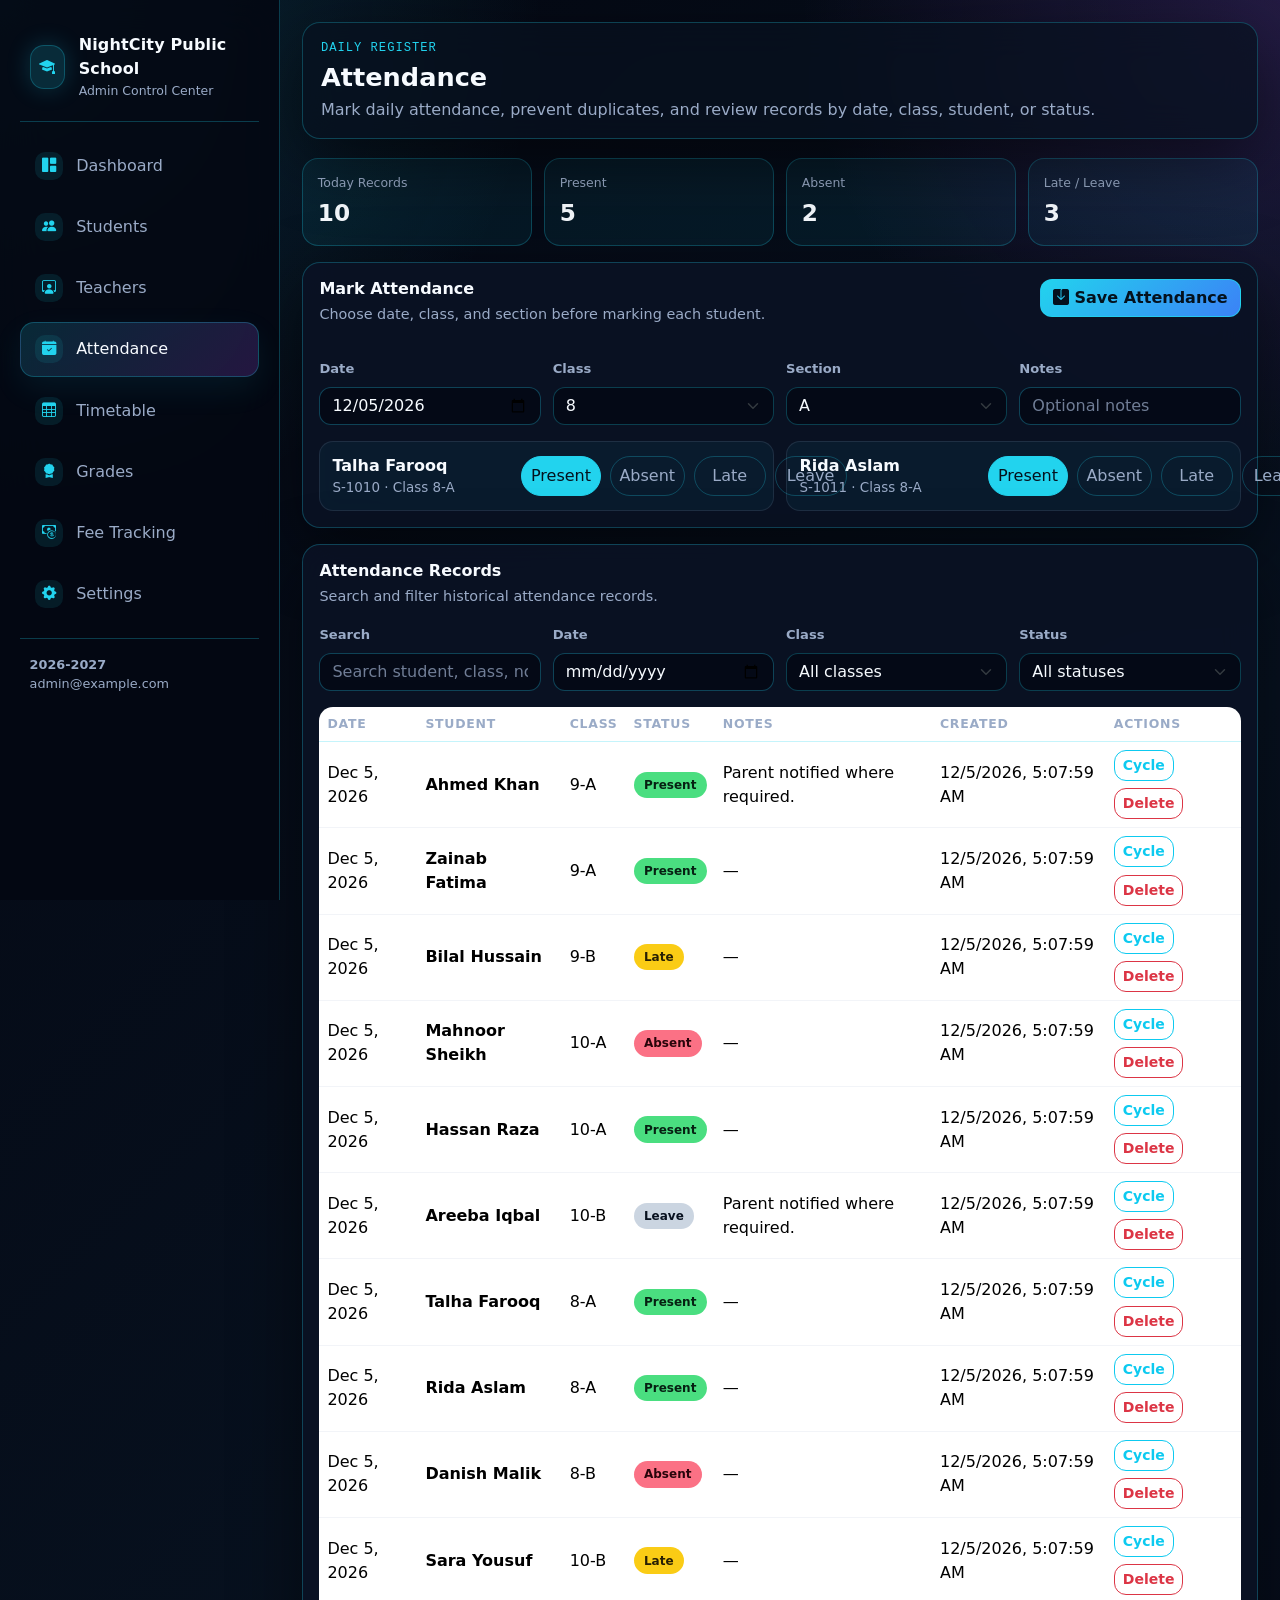
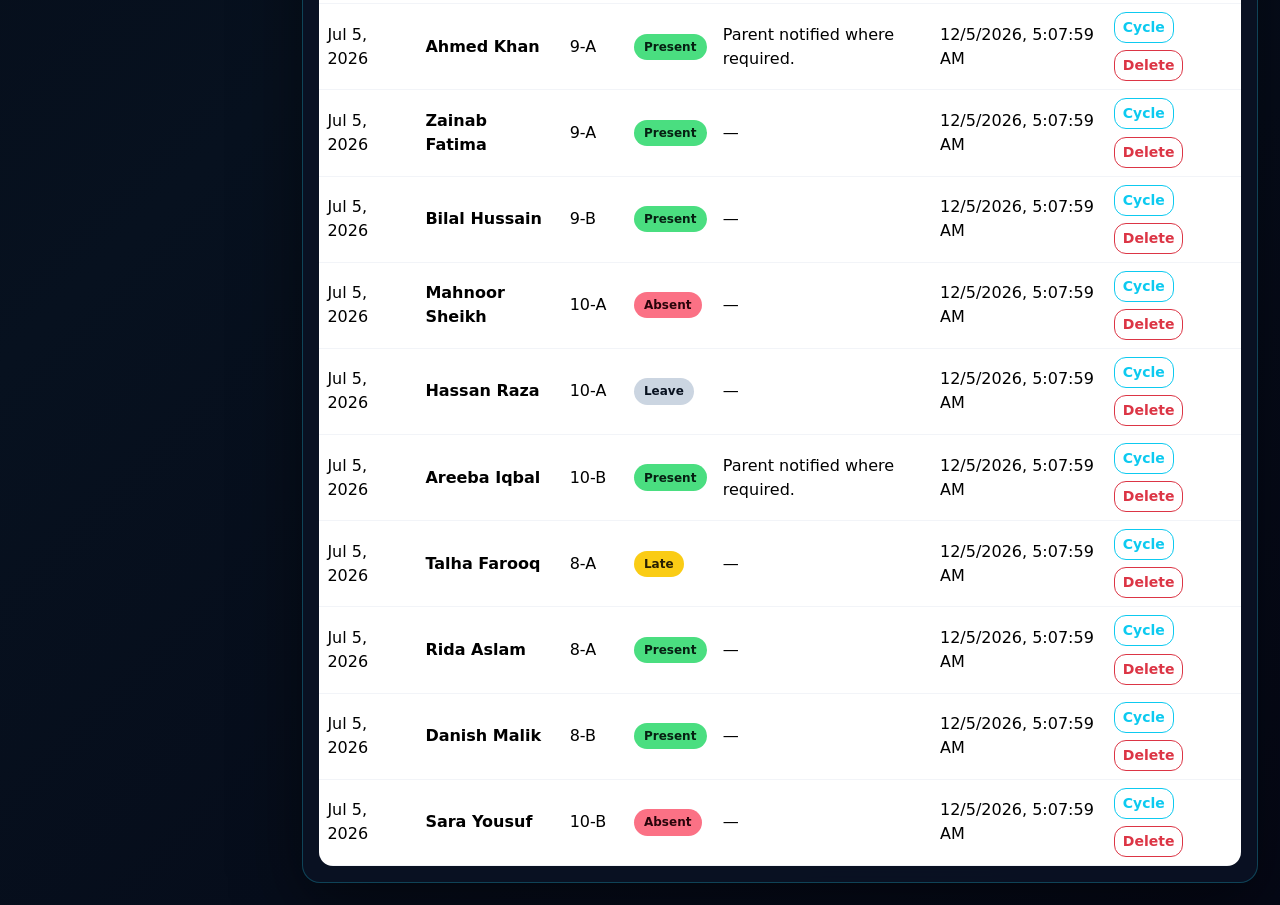
<file: attendance.html>
<!doctype html>
<html lang="en">
  <head>
    <meta charset="utf-8" />
    <meta name="viewport" content="width=device-width, initial-scale=1" />
    <title>Attendance | School Management Dashboard</title>
    <link rel="icon" type="image/svg+xml" href="assets/favicon.svg" />
    <meta name="description" content="A browser-based school management dashboard with students, teachers, attendance, timetable, grades, fee tracking, dashboard analytics, dark mode, and localStorage persistence." />
    <link rel="canonical" href="https://fazal305.github.io/school-management-dashboard/attendance.html" />
    <meta property="og:type" content="website" />
    <meta property="og:url" content="https://fazal305.github.io/school-management-dashboard/attendance.html" />
    <meta property="og:title" content="Attendance | School Management Dashboard" />
    <meta property="og:description" content="A browser-based school management dashboard with students, teachers, attendance, timetable, grades, fee tracking, dashboard analytics, dark mode, and localStorage persistence." />
    <meta name="twitter:card" content="summary_large_image" />
    <meta name="twitter:title" content="Attendance | School Management Dashboard" />
    <meta name="twitter:description" content="A browser-based school management dashboard with students, teachers, attendance, timetable, grades, fee tracking, dashboard analytics, dark mode, and localStorage persistence." />

    <link
      href="https://cdn.jsdelivr.net/npm/bootstrap@5.3.3/dist/css/bootstrap.min.css"
      rel="stylesheet"
    />
    <link
      href="https://cdn.jsdelivr.net/npm/bootstrap-icons@1.11.3/font/bootstrap-icons.css"
      rel="stylesheet"
    />
    <link href="styles.css" rel="stylesheet" />
    <link href="css/attendance.css" rel="stylesheet" />
  </head>
  <body>
    <div class="app-shell">
      <div id="sidebarMount"></div>

      <main class="main-content">
        <header class="topbar">
          <div>
            <p class="page-kicker">Daily Register</p>
            <h1 class="page-title">Attendance</h1>
            <p class="page-subtitle">
              Mark daily attendance, prevent duplicates, and review records by
              date, class, student, or status.
            </p>
          </div>
          <button
            class="btn btn-ghost mobile-menu-btn"
            type="button"
            data-toggle-sidebar
          >
            <i class="bi bi-list"></i>
            Menu
          </button>
        </header>

        <section class="attendance-board">
          <div class="attendance-summary" id="attendanceStats"></div>

          <section class="form-panel">
            <div
              class="d-flex align-items-start justify-content-between flex-wrap gap-2 mb-3"
            >
              <div>
                <h2 class="section-title">Mark Attendance</h2>
                <p class="section-subtitle">
                  Choose date, class, and section before marking each student.
                </p>
              </div>
              <button
                class="btn btn-primary"
                type="button"
                id="saveAttendanceBtn"
              >
                <i class="bi bi-save-fill"></i>
                Save Attendance
              </button>
            </div>

            <div class="filter-grid mb-3">
              <div>
                <label class="form-label" for="markDate">Date</label>
                <input class="form-control" id="markDate" type="date" />
              </div>

              <div>
                <label class="form-label" for="markClass">Class</label>
                <select class="form-select" id="markClass"></select>
              </div>

              <div>
                <label class="form-label" for="markSection">Section</label>
                <select class="form-select" id="markSection"></select>
              </div>

              <div>
                <label class="form-label" for="markNotes">Notes</label>
                <input
                  class="form-control"
                  id="markNotes"
                  placeholder="Optional notes"
                />
              </div>
            </div>

            <div class="attendance-mark-grid" id="attendanceMarkMount"></div>
          </section>

          <section class="table-panel">
            <h2 class="section-title">Attendance Records</h2>
            <p class="section-subtitle">
              Search and filter historical attendance records.
            </p>

            <div class="filter-grid mb-3">
              <div>
                <label class="form-label" for="attendanceSearch">Search</label>
                <input
                  class="form-control"
                  id="attendanceSearch"
                  placeholder="Search student, class, notes..."
                />
              </div>

              <div>
                <label class="form-label" for="filterDate">Date</label>
                <input class="form-control" id="filterDate" type="date" />
              </div>

              <div>
                <label class="form-label" for="filterClass">Class</label>
                <select class="form-select" id="filterClass"></select>
              </div>

              <div>
                <label class="form-label" for="filterStatus">Status</label>
                <select class="form-select" id="filterStatus">
                  <option value="">All statuses</option>
                  <option>Present</option>
                  <option>Absent</option>
                  <option>Late</option>
                  <option>Leave</option>
                </select>
              </div>
            </div>

            <div id="attendanceTableMount"></div>
          </section>
        </section>
      </main>
    </div>

    <div class="status-area" id="statusArea"></div>

    <script src="https://code.jquery.com/jquery-3.7.1.min.js"></script>
    <script src="https://cdn.jsdelivr.net/npm/bootstrap@5.3.3/dist/js/bootstrap.bundle.min.js"></script>
    <script src="js/shared.js"></script>
    <script src="js/attendance.js"></script>
  </body>
</html>
</file>
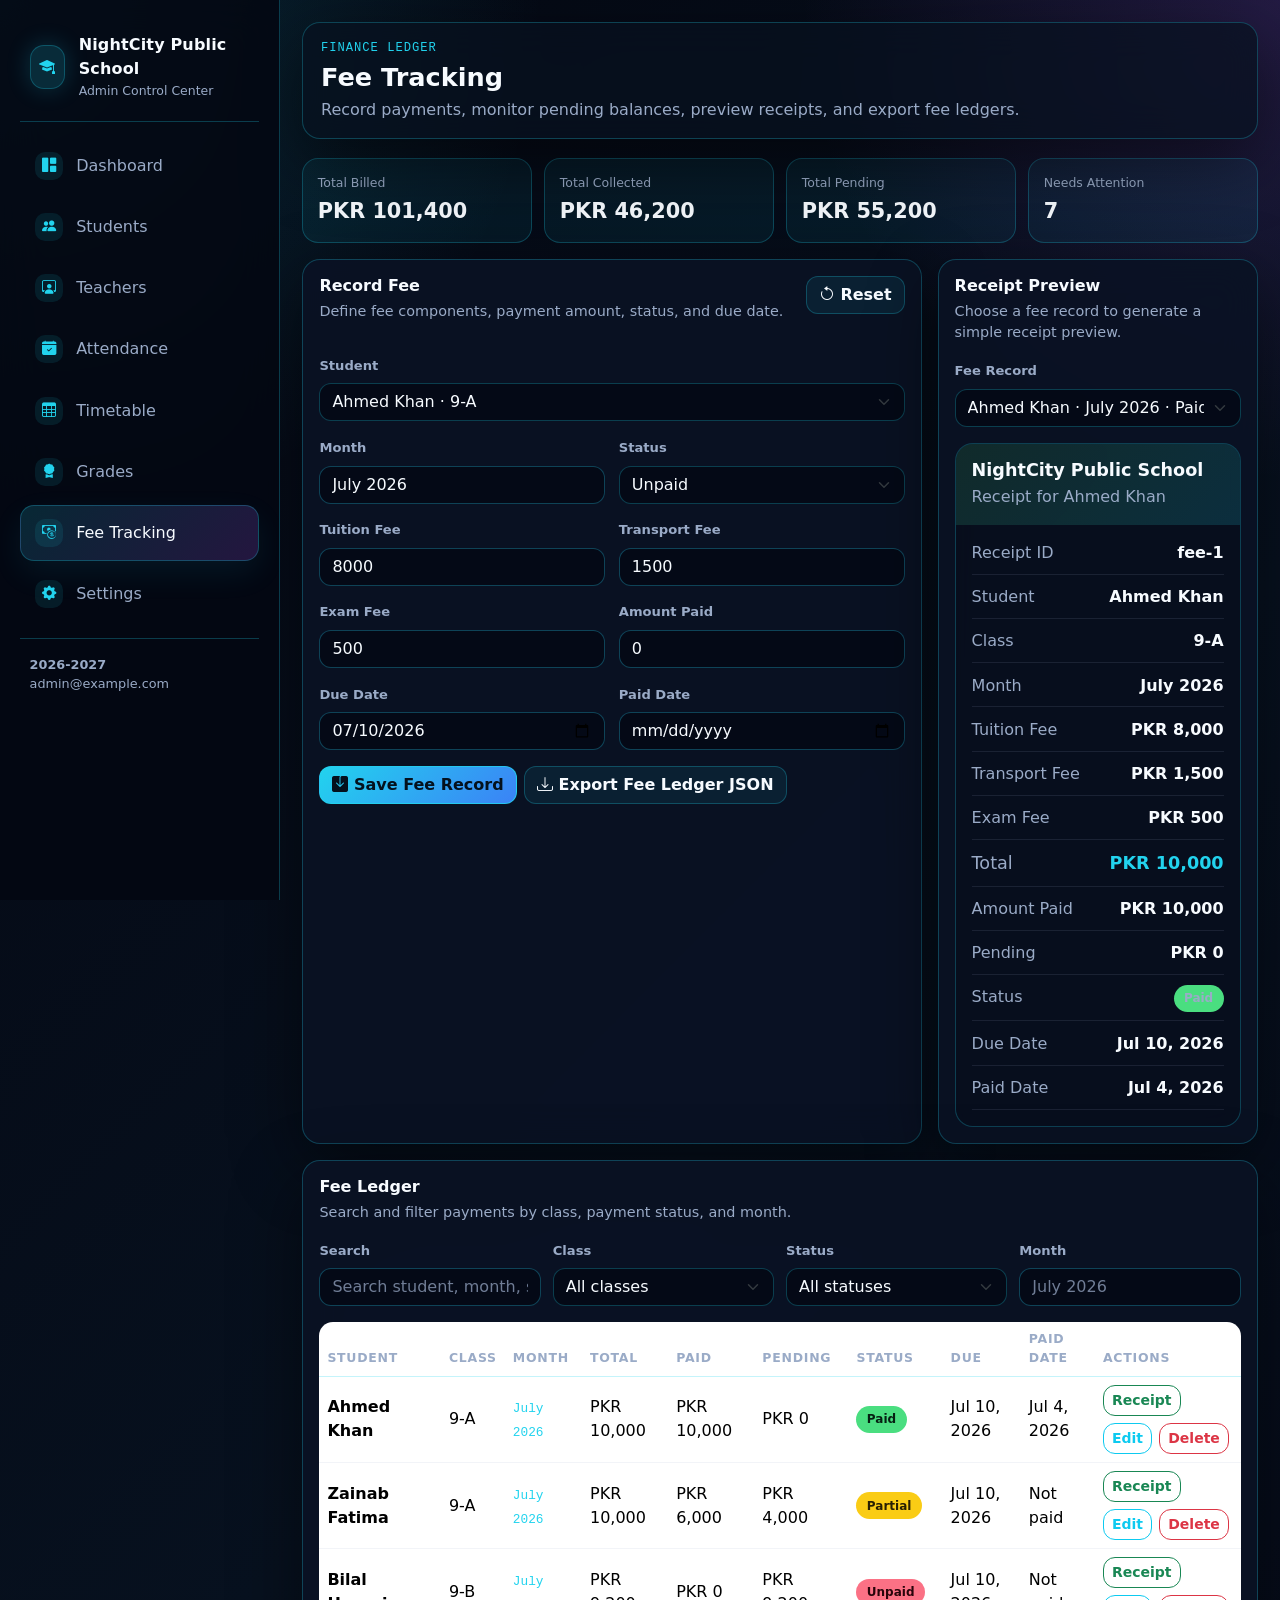
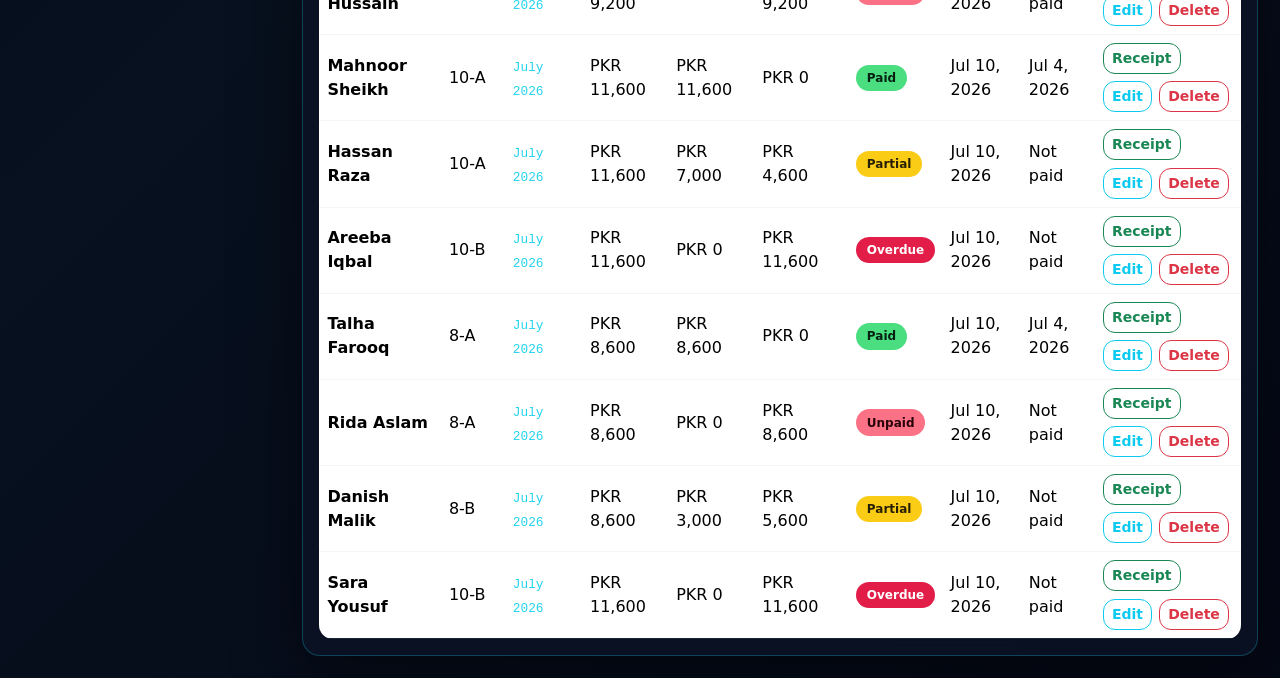
<file: fee-tracking.html>
<!doctype html>
<html lang="en">
  <head>
    <meta charset="utf-8" />
    <meta name="viewport" content="width=device-width, initial-scale=1" />
    <title>Fee Tracking | School Management Dashboard</title>
    <link rel="icon" type="image/svg+xml" href="assets/favicon.svg" />
    <meta name="description" content="A browser-based school management dashboard with students, teachers, attendance, timetable, grades, fee tracking, dashboard analytics, dark mode, and localStorage persistence." />
    <link rel="canonical" href="https://fazal305.github.io/school-management-dashboard/fee-tracking.html" />
    <meta property="og:type" content="website" />
    <meta property="og:url" content="https://fazal305.github.io/school-management-dashboard/fee-tracking.html" />
    <meta property="og:title" content="Fee Tracking | School Management Dashboard" />
    <meta property="og:description" content="A browser-based school management dashboard with students, teachers, attendance, timetable, grades, fee tracking, dashboard analytics, dark mode, and localStorage persistence." />
    <meta name="twitter:card" content="summary_large_image" />
    <meta name="twitter:title" content="Fee Tracking | School Management Dashboard" />
    <meta name="twitter:description" content="A browser-based school management dashboard with students, teachers, attendance, timetable, grades, fee tracking, dashboard analytics, dark mode, and localStorage persistence." />

    <link
      href="https://cdn.jsdelivr.net/npm/bootstrap@5.3.3/dist/css/bootstrap.min.css"
      rel="stylesheet"
    />
    <link
      href="https://cdn.jsdelivr.net/npm/bootstrap-icons@1.11.3/font/bootstrap-icons.css"
      rel="stylesheet"
    />
    <link href="styles.css" rel="stylesheet" />
    <link href="css/fee-tracking.css" rel="stylesheet" />
  </head>
  <body>
    <div class="app-shell">
      <div id="sidebarMount"></div>

      <main class="main-content">
        <header class="topbar">
          <div>
            <p class="page-kicker">Finance Ledger</p>
            <h1 class="page-title">Fee Tracking</h1>
            <p class="page-subtitle">
              Record payments, monitor pending balances, preview receipts, and
              export fee ledgers.
            </p>
          </div>
          <button
            class="btn btn-ghost mobile-menu-btn"
            type="button"
            data-toggle-sidebar
          >
            <i class="bi bi-list"></i>
            Menu
          </button>
        </header>

        <section class="fee-workspace">
          <div class="fee-summary-grid" id="feeSummary"></div>

          <section class="two-column">
            <div class="form-panel">
              <div
                class="d-flex align-items-start justify-content-between flex-wrap gap-2 mb-3"
              >
                <div>
                  <h2 class="section-title" id="feeFormTitle">Record Fee</h2>
                  <p class="section-subtitle">
                    Define fee components, payment amount, status, and due date.
                  </p>
                </div>
                <button
                  class="btn btn-ghost"
                  type="button"
                  id="resetFeeFormBtn"
                >
                  <i class="bi bi-arrow-counterclockwise"></i>
                  Reset
                </button>
              </div>

              <form id="feeForm">
                <input type="hidden" id="feeId" />

                <div class="form-grid two">
                  <div class="full">
                    <label class="form-label" for="studentId">Student</label>
                    <select
                      class="form-select"
                      id="studentId"
                      required
                    ></select>
                  </div>

                  <div>
                    <label class="form-label" for="month">Month</label>
                    <input
                      class="form-control"
                      id="month"
                      required
                      placeholder="July 2026"
                    />
                  </div>

                  <div>
                    <label class="form-label" for="status">Status</label>
                    <select class="form-select" id="status" required>
                      <option>Paid</option>
                      <option>Partial</option>
                      <option>Unpaid</option>
                      <option>Overdue</option>
                    </select>
                  </div>

                  <div>
                    <label class="form-label" for="tuitionFee"
                      >Tuition Fee</label
                    >
                    <input
                      class="form-control"
                      id="tuitionFee"
                      type="number"
                      min="0"
                      required
                    />
                  </div>

                  <div>
                    <label class="form-label" for="transportFee"
                      >Transport Fee</label
                    >
                    <input
                      class="form-control"
                      id="transportFee"
                      type="number"
                      min="0"
                      required
                    />
                  </div>

                  <div>
                    <label class="form-label" for="examFee">Exam Fee</label>
                    <input
                      class="form-control"
                      id="examFee"
                      type="number"
                      min="0"
                      required
                    />
                  </div>

                  <div>
                    <label class="form-label" for="amountPaid"
                      >Amount Paid</label
                    >
                    <input
                      class="form-control"
                      id="amountPaid"
                      type="number"
                      min="0"
                      required
                    />
                  </div>

                  <div>
                    <label class="form-label" for="dueDate">Due Date</label>
                    <input
                      class="form-control"
                      id="dueDate"
                      type="date"
                      required
                    />
                  </div>

                  <div>
                    <label class="form-label" for="paidDate">Paid Date</label>
                    <input class="form-control" id="paidDate" type="date" />
                  </div>
                </div>

                <div class="action-row mt-3">
                  <button class="btn btn-primary" type="submit">
                    <i class="bi bi-save-fill"></i>
                    Save Fee Record
                  </button>
                  <button
                    class="btn btn-ghost"
                    type="button"
                    id="exportFeeLedgerBtn"
                  >
                    <i class="bi bi-download"></i>
                    Export Fee Ledger JSON
                  </button>
                </div>
              </form>
            </div>

            <aside class="preview-panel">
              <h2 class="section-title">Receipt Preview</h2>
              <p class="section-subtitle">
                Choose a fee record to generate a simple receipt preview.
              </p>

              <div class="mb-3">
                <label class="form-label" for="receiptFeeId">Fee Record</label>
                <select class="form-select" id="receiptFeeId"></select>
              </div>

              <div id="receiptPreviewMount"></div>
            </aside>
          </section>

          <section class="table-panel">
            <h2 class="section-title">Fee Ledger</h2>
            <p class="section-subtitle">
              Search and filter payments by class, payment status, and month.
            </p>

            <div class="filter-grid mb-3">
              <div>
                <label class="form-label" for="feeSearch">Search</label>
                <input
                  class="form-control"
                  id="feeSearch"
                  placeholder="Search student, month, status..."
                />
              </div>

              <div>
                <label class="form-label" for="filterClass">Class</label>
                <select class="form-select" id="filterClass"></select>
              </div>

              <div>
                <label class="form-label" for="filterStatus">Status</label>
                <select class="form-select" id="filterStatus">
                  <option value="">All statuses</option>
                  <option>Paid</option>
                  <option>Partial</option>
                  <option>Unpaid</option>
                  <option>Overdue</option>
                </select>
              </div>

              <div>
                <label class="form-label" for="filterMonth">Month</label>
                <input
                  class="form-control"
                  id="filterMonth"
                  placeholder="July 2026"
                />
              </div>
            </div>

            <div id="feeRecordsTableMount"></div>
          </section>
        </section>
      </main>
    </div>

    <div class="status-area" id="statusArea"></div>

    <script src="https://code.jquery.com/jquery-3.7.1.min.js"></script>
    <script src="https://cdn.jsdelivr.net/npm/bootstrap@5.3.3/dist/js/bootstrap.bundle.min.js"></script>
    <script src="js/shared.js"></script>
    <script src="js/fee-tracking.js"></script>
  </body>
</html>
</file>
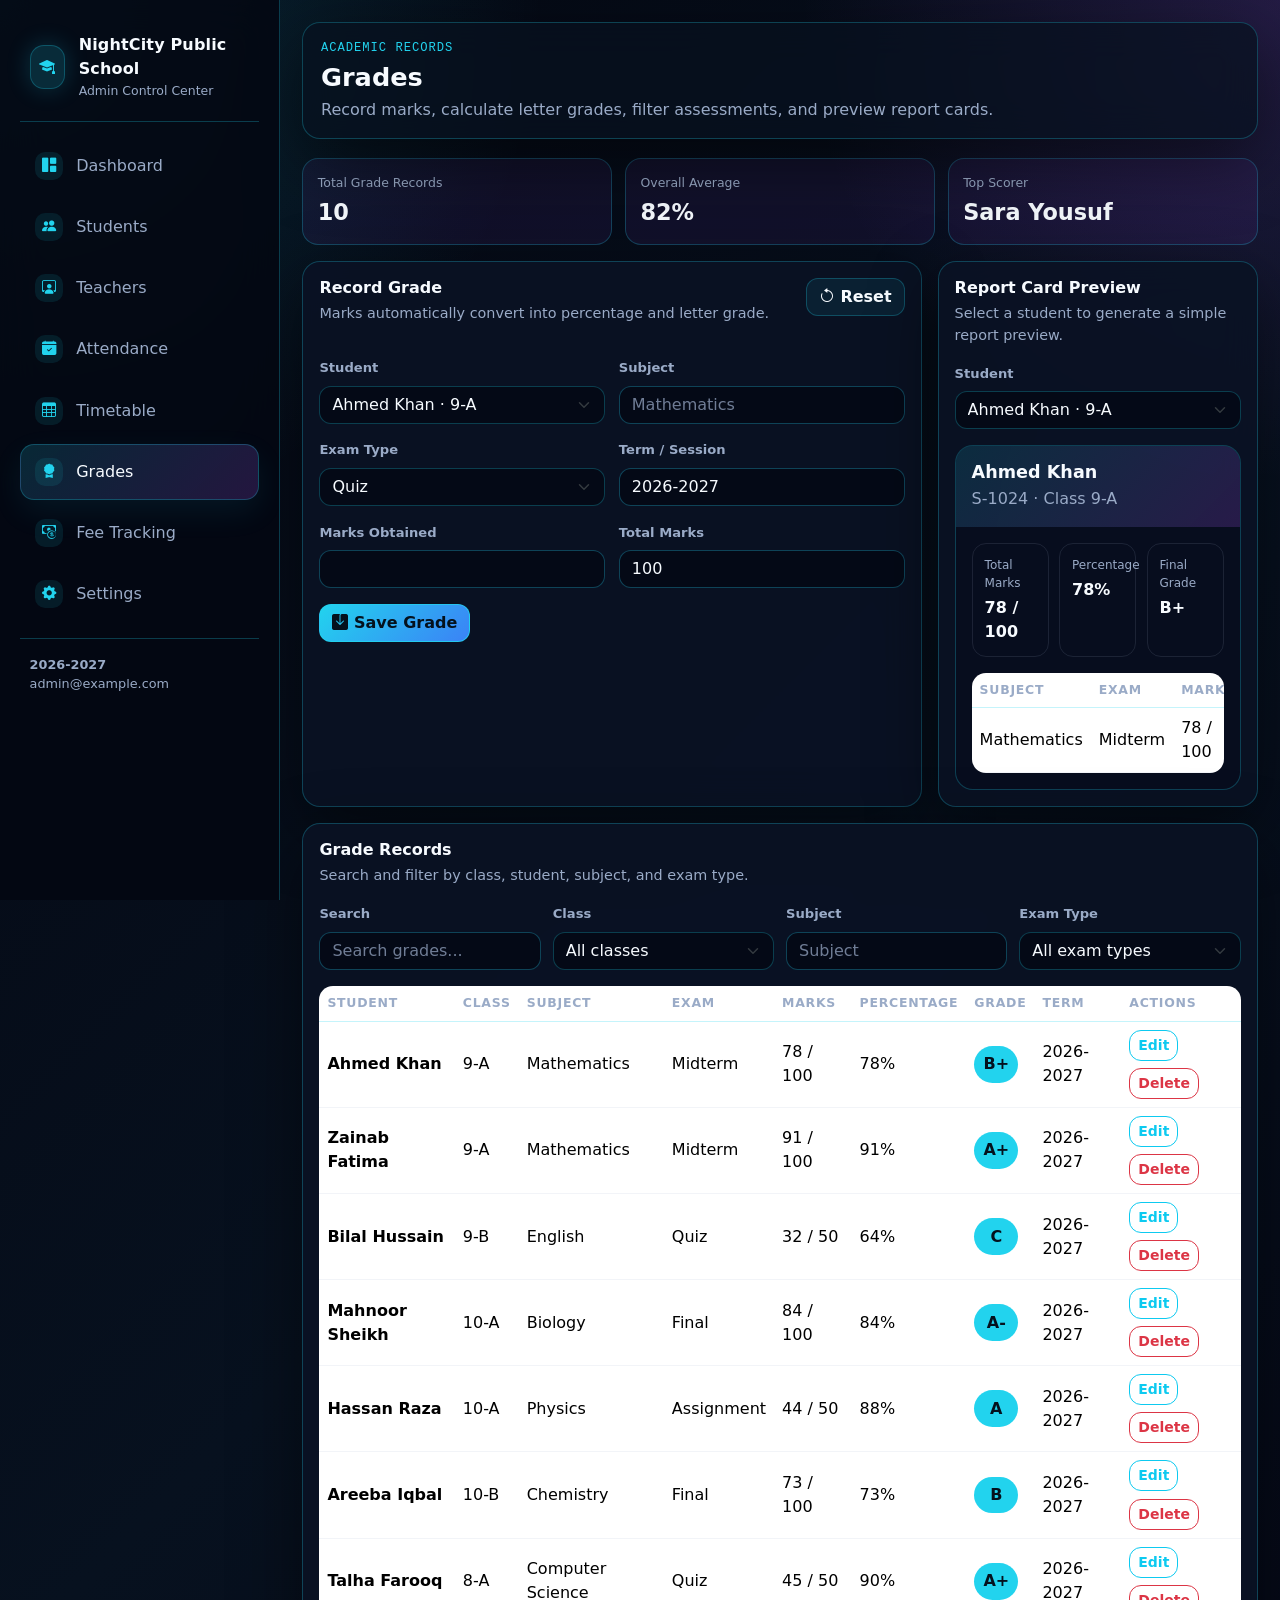
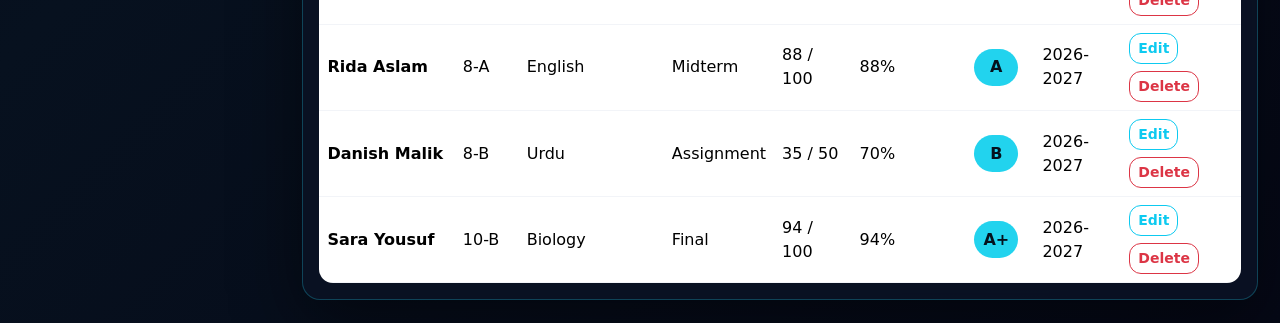
<file: grades.html>
<!doctype html>
<html lang="en">
  <head>
    <meta charset="utf-8" />
    <meta name="viewport" content="width=device-width, initial-scale=1" />
    <title>Grades | School Management Dashboard</title>
    <link rel="icon" type="image/svg+xml" href="assets/favicon.svg" />
    <meta name="description" content="A browser-based school management dashboard with students, teachers, attendance, timetable, grades, fee tracking, dashboard analytics, dark mode, and localStorage persistence." />
    <link rel="canonical" href="https://fazal305.github.io/school-management-dashboard/grades.html" />
    <meta property="og:type" content="website" />
    <meta property="og:url" content="https://fazal305.github.io/school-management-dashboard/grades.html" />
    <meta property="og:title" content="Grades | School Management Dashboard" />
    <meta property="og:description" content="A browser-based school management dashboard with students, teachers, attendance, timetable, grades, fee tracking, dashboard analytics, dark mode, and localStorage persistence." />
    <meta name="twitter:card" content="summary_large_image" />
    <meta name="twitter:title" content="Grades | School Management Dashboard" />
    <meta name="twitter:description" content="A browser-based school management dashboard with students, teachers, attendance, timetable, grades, fee tracking, dashboard analytics, dark mode, and localStorage persistence." />

    <link
      href="https://cdn.jsdelivr.net/npm/bootstrap@5.3.3/dist/css/bootstrap.min.css"
      rel="stylesheet"
    />
    <link
      href="https://cdn.jsdelivr.net/npm/bootstrap-icons@1.11.3/font/bootstrap-icons.css"
      rel="stylesheet"
    />
    <link href="styles.css" rel="stylesheet" />
    <link href="css/grades.css" rel="stylesheet" />
  </head>
  <body>
    <div class="app-shell">
      <div id="sidebarMount"></div>

      <main class="main-content">
        <header class="topbar">
          <div>
            <p class="page-kicker">Academic Records</p>
            <h1 class="page-title">Grades</h1>
            <p class="page-subtitle">
              Record marks, calculate letter grades, filter assessments, and
              preview report cards.
            </p>
          </div>
          <button
            class="btn btn-ghost mobile-menu-btn"
            type="button"
            data-toggle-sidebar
          >
            <i class="bi bi-list"></i>
            Menu
          </button>
        </header>

        <section class="grades-workspace">
          <div class="grade-stats" id="gradeStats"></div>

          <section class="two-column">
            <div class="form-panel">
              <div
                class="d-flex align-items-start justify-content-between flex-wrap gap-2 mb-3"
              >
                <div>
                  <h2 class="section-title" id="gradeFormTitle">
                    Record Grade
                  </h2>
                  <p class="section-subtitle">
                    Marks automatically convert into percentage and letter
                    grade.
                  </p>
                </div>
                <button
                  class="btn btn-ghost"
                  type="button"
                  id="resetGradeFormBtn"
                >
                  <i class="bi bi-arrow-counterclockwise"></i>
                  Reset
                </button>
              </div>

              <form id="gradeForm">
                <input type="hidden" id="gradeId" />

                <div class="form-grid two">
                  <div>
                    <label class="form-label" for="studentId">Student</label>
                    <select
                      class="form-select"
                      id="studentId"
                      required
                    ></select>
                  </div>

                  <div>
                    <label class="form-label" for="subject">Subject</label>
                    <input
                      class="form-control"
                      id="subject"
                      required
                      placeholder="Mathematics"
                    />
                  </div>

                  <div>
                    <label class="form-label" for="examType">Exam Type</label>
                    <select class="form-select" id="examType" required>
                      <option>Quiz</option>
                      <option>Midterm</option>
                      <option>Final</option>
                      <option>Assignment</option>
                    </select>
                  </div>

                  <div>
                    <label class="form-label" for="term">Term / Session</label>
                    <input class="form-control" id="term" required />
                  </div>

                  <div>
                    <label class="form-label" for="marksObtained"
                      >Marks Obtained</label
                    >
                    <input
                      class="form-control"
                      id="marksObtained"
                      type="number"
                      min="0"
                      required
                    />
                  </div>

                  <div>
                    <label class="form-label" for="totalMarks"
                      >Total Marks</label
                    >
                    <input
                      class="form-control"
                      id="totalMarks"
                      type="number"
                      min="1"
                      required
                    />
                  </div>
                </div>

                <div class="action-row mt-3">
                  <button class="btn btn-primary" type="submit">
                    <i class="bi bi-save-fill"></i>
                    Save Grade
                  </button>
                </div>
              </form>
            </div>

            <aside class="preview-panel">
              <h2 class="section-title">Report Card Preview</h2>
              <p class="section-subtitle">
                Select a student to generate a simple report preview.
              </p>

              <div class="mb-3">
                <label class="form-label" for="reportStudentId">Student</label>
                <select class="form-select" id="reportStudentId"></select>
              </div>

              <div id="reportCardMount"></div>
            </aside>
          </section>

          <section class="table-panel">
            <h2 class="section-title">Grade Records</h2>
            <p class="section-subtitle">
              Search and filter by class, student, subject, and exam type.
            </p>

            <div class="filter-grid mb-3">
              <div>
                <label class="form-label" for="gradeSearch">Search</label>
                <input
                  class="form-control"
                  id="gradeSearch"
                  placeholder="Search grades..."
                />
              </div>

              <div>
                <label class="form-label" for="filterClass">Class</label>
                <select class="form-select" id="filterClass"></select>
              </div>

              <div>
                <label class="form-label" for="filterSubject">Subject</label>
                <input
                  class="form-control"
                  id="filterSubject"
                  placeholder="Subject"
                />
              </div>

              <div>
                <label class="form-label" for="filterExamType">Exam Type</label>
                <select class="form-select" id="filterExamType">
                  <option value="">All exam types</option>
                  <option>Quiz</option>
                  <option>Midterm</option>
                  <option>Final</option>
                  <option>Assignment</option>
                </select>
              </div>
            </div>

            <div id="gradesTableMount"></div>
          </section>
        </section>
      </main>
    </div>

    <div class="status-area" id="statusArea"></div>

    <script src="https://code.jquery.com/jquery-3.7.1.min.js"></script>
    <script src="https://cdn.jsdelivr.net/npm/bootstrap@5.3.3/dist/js/bootstrap.bundle.min.js"></script>
    <script src="js/shared.js"></script>
    <script src="js/grades.js"></script>
  </body>
</html>
</file>
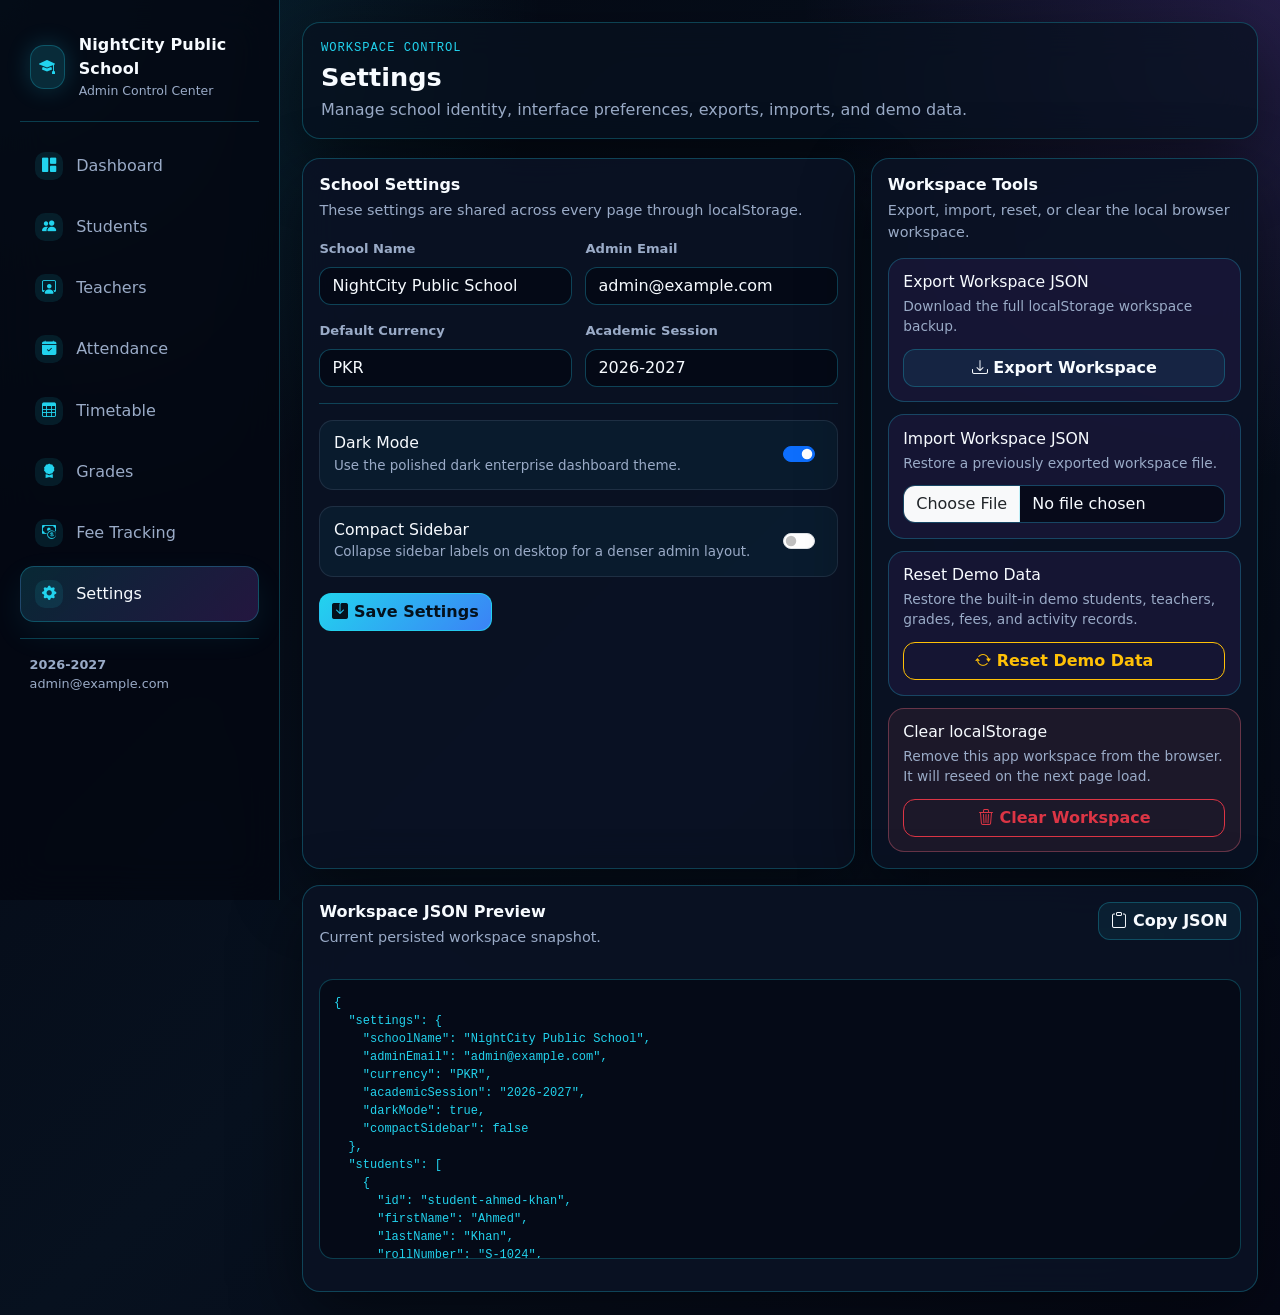
<file: settings.html>
<!doctype html>
<html lang="en">
  <head>
    <meta charset="utf-8" />
    <meta name="viewport" content="width=device-width, initial-scale=1" />
    <title>Settings | School Management Dashboard</title>
    <link rel="icon" type="image/svg+xml" href="assets/favicon.svg" />
    <meta name="description" content="A browser-based school management dashboard with students, teachers, attendance, timetable, grades, fee tracking, dashboard analytics, dark mode, and localStorage persistence." />
    <link rel="canonical" href="https://fazal305.github.io/school-management-dashboard/settings.html" />
    <meta property="og:type" content="website" />
    <meta property="og:url" content="https://fazal305.github.io/school-management-dashboard/settings.html" />
    <meta property="og:title" content="Settings | School Management Dashboard" />
    <meta property="og:description" content="A browser-based school management dashboard with students, teachers, attendance, timetable, grades, fee tracking, dashboard analytics, dark mode, and localStorage persistence." />
    <meta name="twitter:card" content="summary_large_image" />
    <meta name="twitter:title" content="Settings | School Management Dashboard" />
    <meta name="twitter:description" content="A browser-based school management dashboard with students, teachers, attendance, timetable, grades, fee tracking, dashboard analytics, dark mode, and localStorage persistence." />

    <link
      href="https://cdn.jsdelivr.net/npm/bootstrap@5.3.3/dist/css/bootstrap.min.css"
      rel="stylesheet"
    />
    <link
      href="https://cdn.jsdelivr.net/npm/bootstrap-icons@1.11.3/font/bootstrap-icons.css"
      rel="stylesheet"
    />
    <link href="styles.css" rel="stylesheet" />
    <link href="css/settings.css" rel="stylesheet" />
  </head>
  <body>
    <div class="app-shell">
      <div id="sidebarMount"></div>

      <main class="main-content">
        <header class="topbar">
          <div>
            <p class="page-kicker">Workspace Control</p>
            <h1 class="page-title">Settings</h1>
            <p class="page-subtitle">
              Manage school identity, interface preferences, exports, imports,
              and demo data.
            </p>
          </div>
          <button
            class="btn btn-ghost mobile-menu-btn"
            type="button"
            data-toggle-sidebar
          >
            <i class="bi bi-list"></i>
            Menu
          </button>
        </header>

        <section class="settings-workspace">
          <div class="settings-grid">
            <section class="form-panel">
              <h2 class="section-title">School Settings</h2>
              <p class="section-subtitle">
                These settings are shared across every page through
                localStorage.
              </p>

              <form id="settingsForm">
                <div class="form-grid two">
                  <div>
                    <label class="form-label" for="schoolName"
                      >School Name</label
                    >
                    <input class="form-control" id="schoolName" required />
                  </div>

                  <div>
                    <label class="form-label" for="adminEmail"
                      >Admin Email</label
                    >
                    <input
                      class="form-control"
                      id="adminEmail"
                      type="email"
                      required
                    />
                  </div>

                  <div>
                    <label class="form-label" for="currency"
                      >Default Currency</label
                    >
                    <input
                      class="form-control"
                      id="currency"
                      required
                      placeholder="PKR"
                    />
                  </div>

                  <div>
                    <label class="form-label" for="academicSession"
                      >Academic Session</label
                    >
                    <input
                      class="form-control"
                      id="academicSession"
                      required
                      placeholder="2026-2027"
                    />
                  </div>
                </div>

                <div class="divider"></div>

                <div class="settings-toggle-row mb-3">
                  <div>
                    <h3>Dark Mode</h3>
                    <p>Use the polished dark enterprise dashboard theme.</p>
                  </div>
                  <div class="form-check form-switch">
                    <input
                      class="form-check-input"
                      id="darkMode"
                      type="checkbox"
                    />
                  </div>
                </div>

                <div class="settings-toggle-row">
                  <div>
                    <h3>Compact Sidebar</h3>
                    <p>
                      Collapse sidebar labels on desktop for a denser admin
                      layout.
                    </p>
                  </div>
                  <div class="form-check form-switch">
                    <input
                      class="form-check-input"
                      id="compactSidebar"
                      type="checkbox"
                    />
                  </div>
                </div>

                <div class="action-row mt-3">
                  <button class="btn btn-primary" type="submit">
                    <i class="bi bi-save-fill"></i>
                    Save Settings
                  </button>
                </div>
              </form>
            </section>

            <aside class="preview-panel">
              <h2 class="section-title">Workspace Tools</h2>
              <p class="section-subtitle">
                Export, import, reset, or clear the local browser workspace.
              </p>

              <div class="workspace-tools">
                <div class="workspace-tool-card">
                  <h3>Export Workspace JSON</h3>
                  <p>Download the full localStorage workspace backup.</p>
                  <button
                    class="btn btn-ghost w-100"
                    type="button"
                    id="exportWorkspaceBtn"
                  >
                    <i class="bi bi-download"></i>
                    Export Workspace
                  </button>
                </div>

                <div class="workspace-tool-card">
                  <h3>Import Workspace JSON</h3>
                  <p>Restore a previously exported workspace file.</p>
                  <input
                    class="form-control"
                    id="importWorkspaceInput"
                    type="file"
                    accept="application/json"
                  />
                </div>

                <div class="workspace-tool-card">
                  <h3>Reset Demo Data</h3>
                  <p>
                    Restore the built-in demo students, teachers, grades, fees,
                    and activity records.
                  </p>
                  <button
                    class="btn btn-outline-warning w-100"
                    type="button"
                    id="resetDemoWorkspaceBtn"
                  >
                    <i class="bi bi-arrow-repeat"></i>
                    Reset Demo Data
                  </button>
                </div>

                <div class="workspace-tool-card settings-danger">
                  <h3>Clear localStorage</h3>
                  <p>
                    Remove this app workspace from the browser. It will reseed
                    on the next page load.
                  </p>
                  <button
                    class="btn btn-outline-danger w-100"
                    type="button"
                    id="clearWorkspaceBtn"
                  >
                    <i class="bi bi-trash3"></i>
                    Clear Workspace
                  </button>
                </div>
              </div>
            </aside>
          </div>

          <section class="table-panel">
            <div
              class="d-flex align-items-start justify-content-between flex-wrap gap-2 mb-3"
            >
              <div>
                <h2 class="section-title">Workspace JSON Preview</h2>
                <p class="section-subtitle">
                  Current persisted workspace snapshot.
                </p>
              </div>
              <button class="btn btn-ghost" type="button" id="copyWorkspaceBtn">
                <i class="bi bi-clipboard"></i>
                Copy JSON
              </button>
            </div>

            <pre class="workspace-json-preview" id="workspaceJsonPreview"></pre>
          </section>
        </section>
      </main>
    </div>

    <div class="status-area" id="statusArea"></div>

    <script src="https://code.jquery.com/jquery-3.7.1.min.js"></script>
    <script src="https://cdn.jsdelivr.net/npm/bootstrap@5.3.3/dist/js/bootstrap.bundle.min.js"></script>
    <script src="js/shared.js"></script>
    <script src="js/settings.js"></script>
  </body>
</html>
</file>
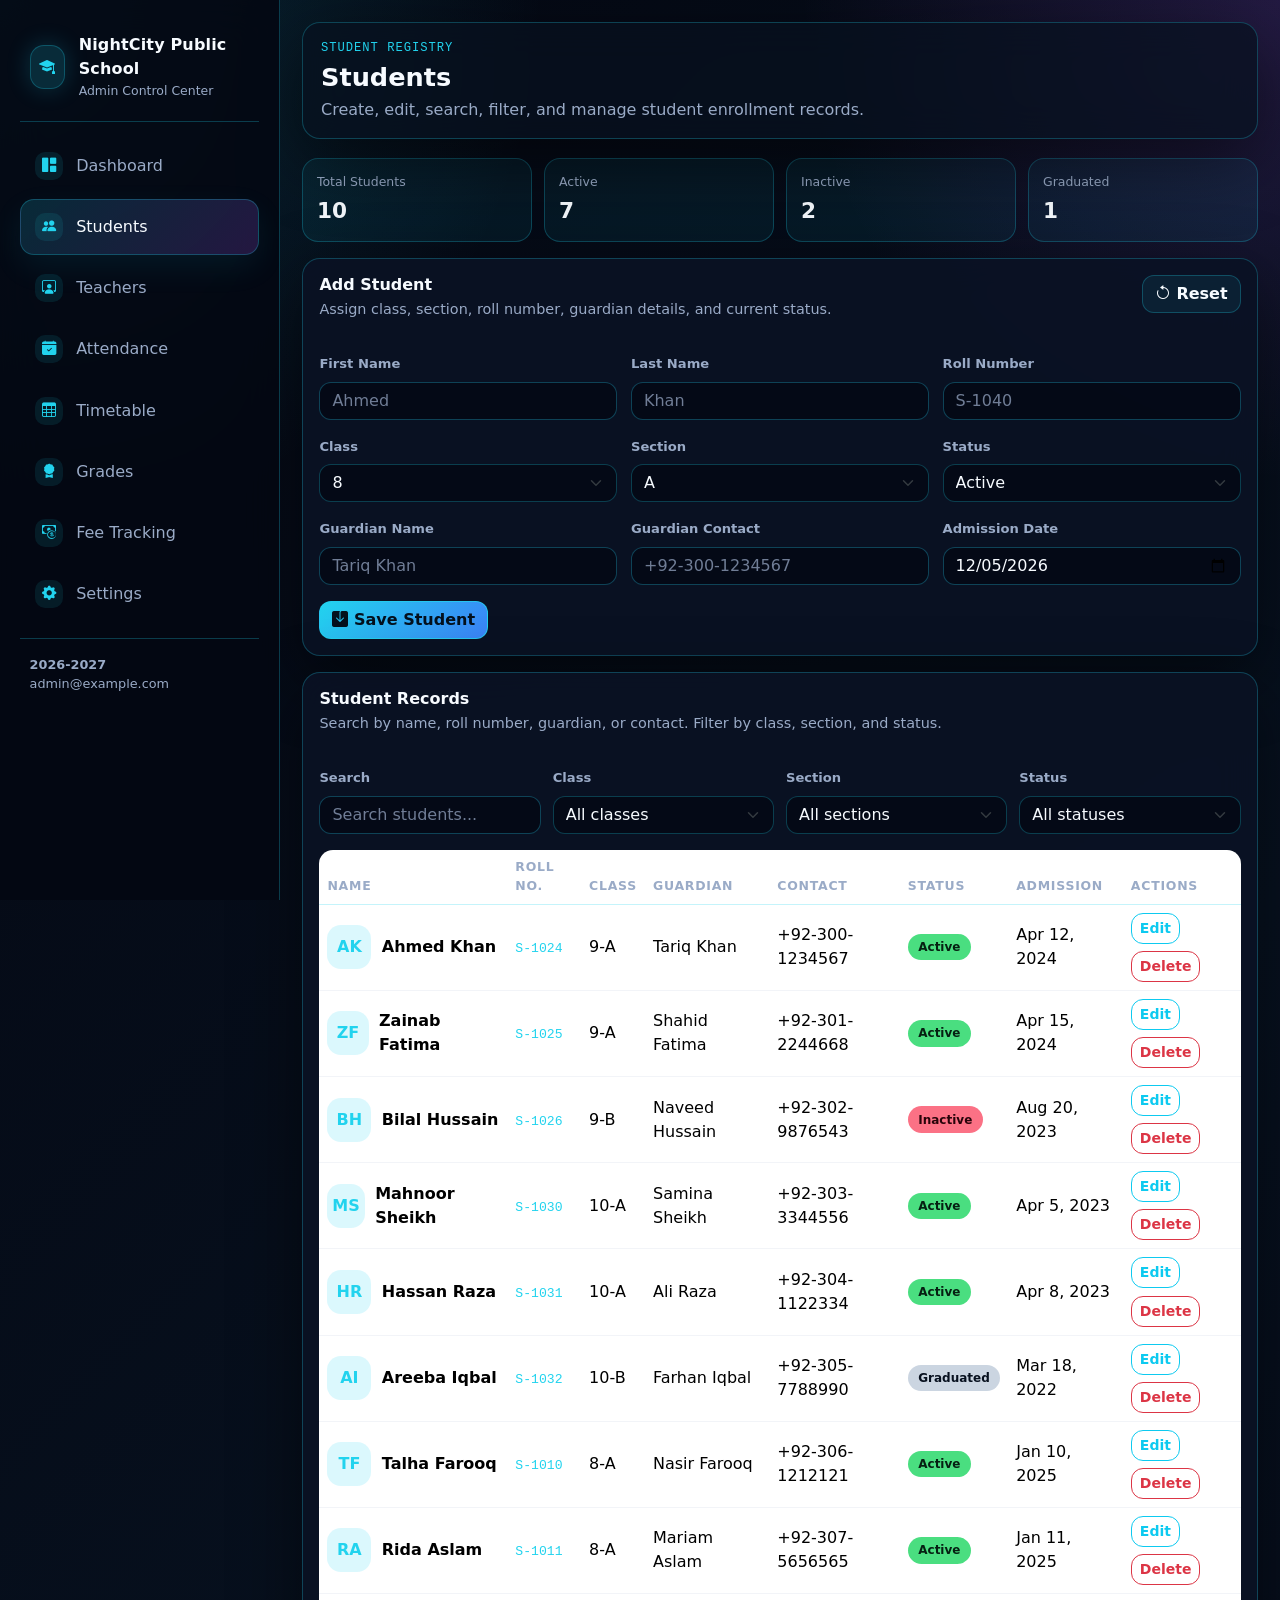
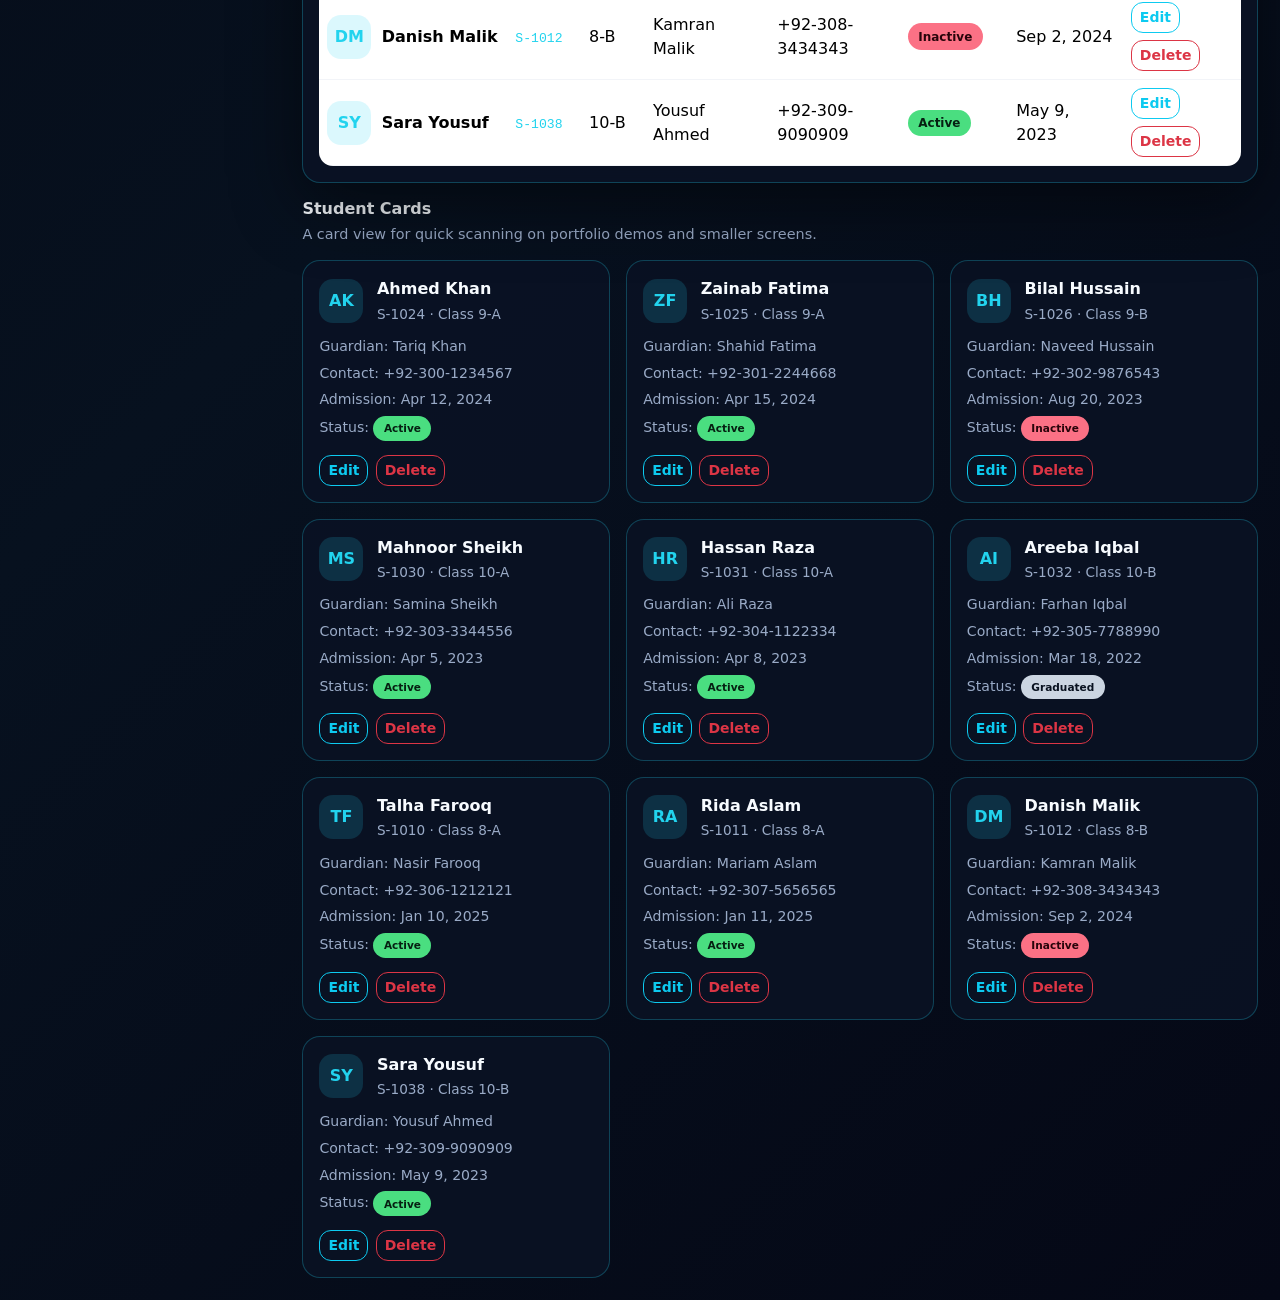
<file: students.html>
<!doctype html>
<html lang="en">
  <head>
    <meta charset="utf-8" />
    <meta name="viewport" content="width=device-width, initial-scale=1" />
    <title>Students | School Management Dashboard</title>
    <link rel="icon" type="image/svg+xml" href="assets/favicon.svg" />
    <meta name="description" content="A browser-based school management dashboard with students, teachers, attendance, timetable, grades, fee tracking, dashboard analytics, dark mode, and localStorage persistence." />
    <link rel="canonical" href="https://fazal305.github.io/school-management-dashboard/students.html" />
    <meta property="og:type" content="website" />
    <meta property="og:url" content="https://fazal305.github.io/school-management-dashboard/students.html" />
    <meta property="og:title" content="Students | School Management Dashboard" />
    <meta property="og:description" content="A browser-based school management dashboard with students, teachers, attendance, timetable, grades, fee tracking, dashboard analytics, dark mode, and localStorage persistence." />
    <meta name="twitter:card" content="summary_large_image" />
    <meta name="twitter:title" content="Students | School Management Dashboard" />
    <meta name="twitter:description" content="A browser-based school management dashboard with students, teachers, attendance, timetable, grades, fee tracking, dashboard analytics, dark mode, and localStorage persistence." />

    <link
      href="https://cdn.jsdelivr.net/npm/bootstrap@5.3.3/dist/css/bootstrap.min.css"
      rel="stylesheet"
    />
    <link
      href="https://cdn.jsdelivr.net/npm/bootstrap-icons@1.11.3/font/bootstrap-icons.css"
      rel="stylesheet"
    />
    <link href="styles.css" rel="stylesheet" />
    <link href="css/students.css" rel="stylesheet" />
  </head>
  <body>
    <div class="app-shell">
      <div id="sidebarMount"></div>

      <main class="main-content">
        <header class="topbar">
          <div>
            <p class="page-kicker">Student Registry</p>
            <h1 class="page-title">Students</h1>
            <p class="page-subtitle">
              Create, edit, search, filter, and manage student enrollment
              records.
            </p>
          </div>
          <button
            class="btn btn-ghost mobile-menu-btn"
            type="button"
            data-toggle-sidebar
          >
            <i class="bi bi-list"></i>
            Menu
          </button>
        </header>

        <section class="student-workspace">
          <div class="student-status-strip" id="studentStats"></div>

          <section class="form-panel">
            <div
              class="d-flex align-items-start justify-content-between flex-wrap gap-2 mb-3"
            >
              <div>
                <h2 class="section-title" id="studentFormTitle">Add Student</h2>
                <p class="section-subtitle">
                  Assign class, section, roll number, guardian details, and
                  current status.
                </p>
              </div>
              <button
                class="btn btn-ghost"
                type="button"
                id="resetStudentFormBtn"
              >
                <i class="bi bi-arrow-counterclockwise"></i>
                Reset
              </button>
            </div>

            <form id="studentForm">
              <input type="hidden" id="studentId" />

              <div class="form-grid">
                <div>
                  <label class="form-label" for="firstName">First Name</label>
                  <input
                    class="form-control"
                    id="firstName"
                    required
                    placeholder="Ahmed"
                  />
                </div>

                <div>
                  <label class="form-label" for="lastName">Last Name</label>
                  <input
                    class="form-control"
                    id="lastName"
                    required
                    placeholder="Khan"
                  />
                </div>

                <div>
                  <label class="form-label" for="rollNumber">Roll Number</label>
                  <input
                    class="form-control"
                    id="rollNumber"
                    required
                    placeholder="S-1040"
                  />
                </div>

                <div>
                  <label class="form-label" for="classGrade">Class</label>
                  <select class="form-select" id="classGrade" required></select>
                </div>

                <div>
                  <label class="form-label" for="section">Section</label>
                  <select class="form-select" id="section" required></select>
                </div>

                <div>
                  <label class="form-label" for="status">Status</label>
                  <select class="form-select" id="status" required>
                    <option>Active</option>
                    <option>Inactive</option>
                    <option>Graduated</option>
                  </select>
                </div>

                <div>
                  <label class="form-label" for="guardianName"
                    >Guardian Name</label
                  >
                  <input
                    class="form-control"
                    id="guardianName"
                    required
                    placeholder="Tariq Khan"
                  />
                </div>

                <div>
                  <label class="form-label" for="guardianContact"
                    >Guardian Contact</label
                  >
                  <input
                    class="form-control"
                    id="guardianContact"
                    required
                    placeholder="+92-300-1234567"
                  />
                </div>

                <div>
                  <label class="form-label" for="admissionDate"
                    >Admission Date</label
                  >
                  <input
                    class="form-control"
                    id="admissionDate"
                    type="date"
                    required
                  />
                </div>
              </div>

              <div class="action-row mt-3">
                <button class="btn btn-primary" type="submit">
                  <i class="bi bi-save-fill"></i>
                  Save Student
                </button>
              </div>
            </form>
          </section>

          <section class="table-panel">
            <div class="toolbar">
              <div>
                <h2 class="section-title">Student Records</h2>
                <p class="section-subtitle">
                  Search by name, roll number, guardian, or contact. Filter by
                  class, section, and status.
                </p>
              </div>
            </div>

            <div class="filter-grid mb-3">
              <div>
                <label class="form-label" for="studentSearch">Search</label>
                <input
                  class="form-control"
                  id="studentSearch"
                  placeholder="Search students..."
                />
              </div>

              <div>
                <label class="form-label" for="filterClass">Class</label>
                <select class="form-select" id="filterClass"></select>
              </div>

              <div>
                <label class="form-label" for="filterSection">Section</label>
                <select class="form-select" id="filterSection"></select>
              </div>

              <div>
                <label class="form-label" for="filterStatus">Status</label>
                <select class="form-select" id="filterStatus">
                  <option value="">All statuses</option>
                  <option>Active</option>
                  <option>Inactive</option>
                  <option>Graduated</option>
                </select>
              </div>
            </div>

            <div id="studentsTableMount"></div>
          </section>

          <section>
            <h2 class="section-title">Student Cards</h2>
            <p class="section-subtitle">
              A card view for quick scanning on portfolio demos and smaller
              screens.
            </p>
            <div class="card-grid" id="studentsCardMount"></div>
          </section>
        </section>
      </main>
    </div>

    <div class="status-area" id="statusArea"></div>

    <script src="https://code.jquery.com/jquery-3.7.1.min.js"></script>
    <script src="https://cdn.jsdelivr.net/npm/bootstrap@5.3.3/dist/js/bootstrap.bundle.min.js"></script>
    <script src="js/shared.js"></script>
    <script src="js/students.js"></script>
  </body>
</html>
</file>
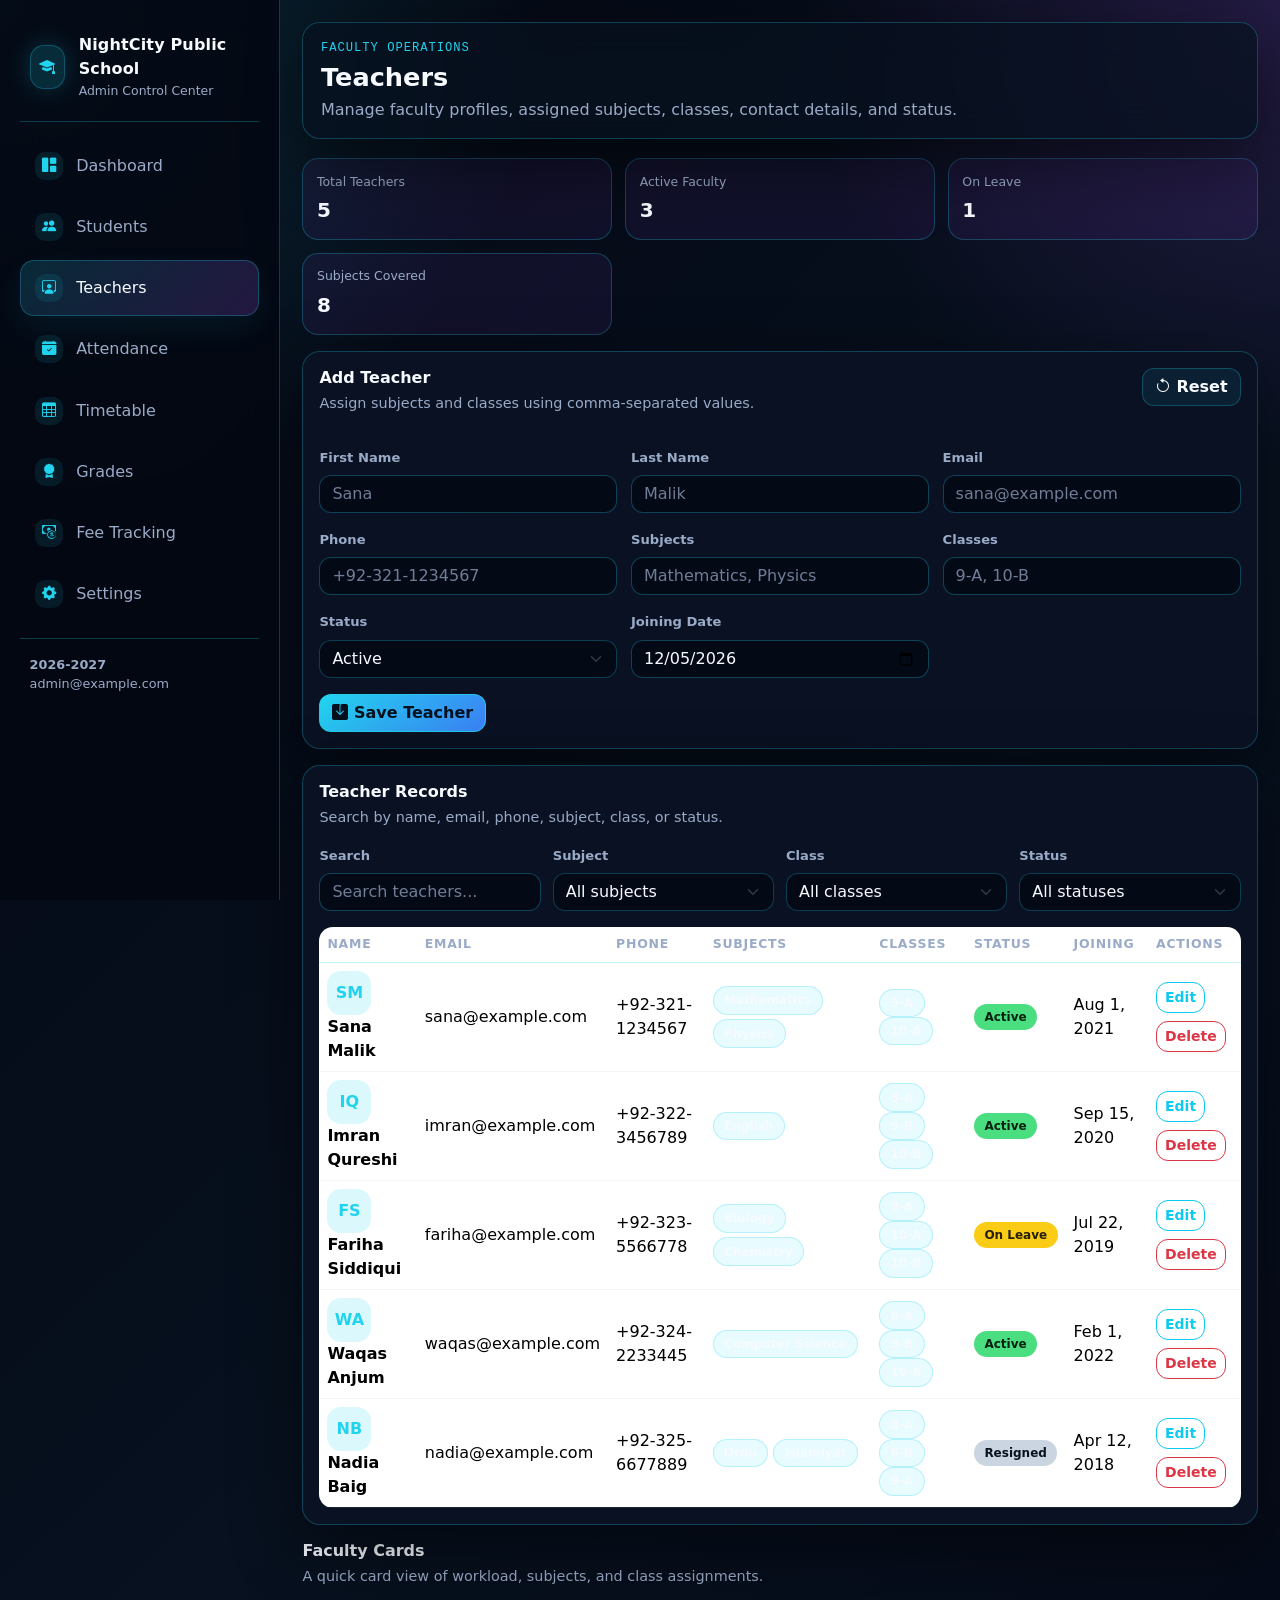
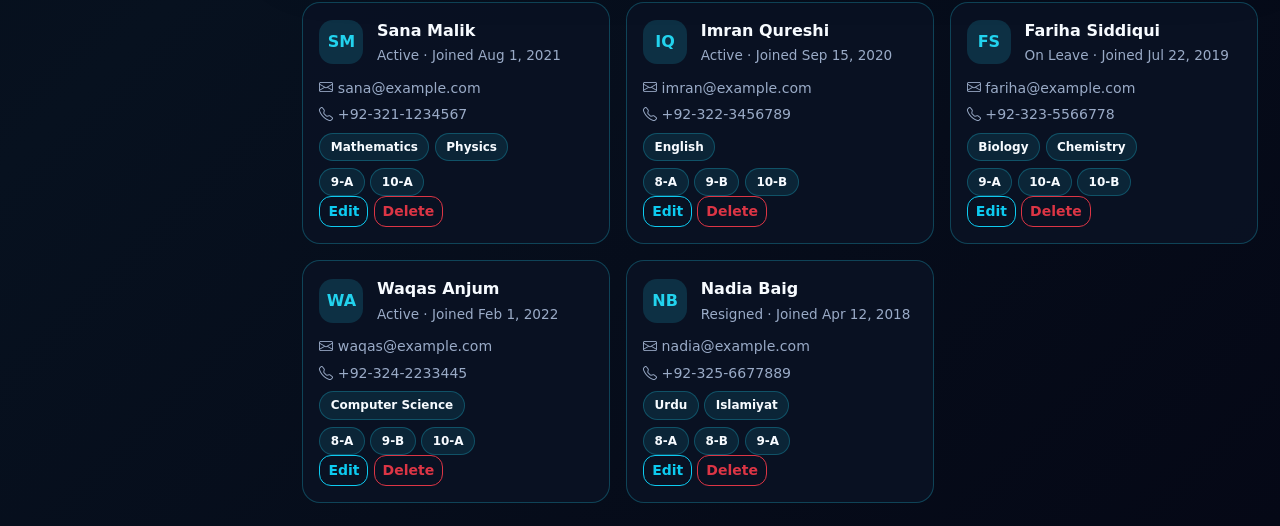
<file: teachers.html>
<!doctype html>
<html lang="en">
  <head>
    <meta charset="utf-8" />
    <meta name="viewport" content="width=device-width, initial-scale=1" />
    <title>Teachers | School Management Dashboard</title>
    <link rel="icon" type="image/svg+xml" href="assets/favicon.svg" />
    <meta name="description" content="A browser-based school management dashboard with students, teachers, attendance, timetable, grades, fee tracking, dashboard analytics, dark mode, and localStorage persistence." />
    <link rel="canonical" href="https://fazal305.github.io/school-management-dashboard/teachers.html" />
    <meta property="og:type" content="website" />
    <meta property="og:url" content="https://fazal305.github.io/school-management-dashboard/teachers.html" />
    <meta property="og:title" content="Teachers | School Management Dashboard" />
    <meta property="og:description" content="A browser-based school management dashboard with students, teachers, attendance, timetable, grades, fee tracking, dashboard analytics, dark mode, and localStorage persistence." />
    <meta name="twitter:card" content="summary_large_image" />
    <meta name="twitter:title" content="Teachers | School Management Dashboard" />
    <meta name="twitter:description" content="A browser-based school management dashboard with students, teachers, attendance, timetable, grades, fee tracking, dashboard analytics, dark mode, and localStorage persistence." />

    <link
      href="https://cdn.jsdelivr.net/npm/bootstrap@5.3.3/dist/css/bootstrap.min.css"
      rel="stylesheet"
    />
    <link
      href="https://cdn.jsdelivr.net/npm/bootstrap-icons@1.11.3/font/bootstrap-icons.css"
      rel="stylesheet"
    />
    <link href="styles.css" rel="stylesheet" />
    <link href="css/teachers.css" rel="stylesheet" />
  </head>
  <body>
    <div class="app-shell">
      <div id="sidebarMount"></div>

      <main class="main-content">
        <header class="topbar">
          <div>
            <p class="page-kicker">Faculty Operations</p>
            <h1 class="page-title">Teachers</h1>
            <p class="page-subtitle">
              Manage faculty profiles, assigned subjects, classes, contact
              details, and status.
            </p>
          </div>
          <button
            class="btn btn-ghost mobile-menu-btn"
            type="button"
            data-toggle-sidebar
          >
            <i class="bi bi-list"></i>
            Menu
          </button>
        </header>

        <section class="teacher-workspace">
          <div class="teacher-dashboard-strip" id="teacherStats"></div>

          <section class="form-panel">
            <div
              class="d-flex align-items-start justify-content-between flex-wrap gap-2 mb-3"
            >
              <div>
                <h2 class="section-title" id="teacherFormTitle">Add Teacher</h2>
                <p class="section-subtitle">
                  Assign subjects and classes using comma-separated values.
                </p>
              </div>
              <button
                class="btn btn-ghost"
                type="button"
                id="resetTeacherFormBtn"
              >
                <i class="bi bi-arrow-counterclockwise"></i>
                Reset
              </button>
            </div>

            <form id="teacherForm">
              <input type="hidden" id="teacherId" />

              <div class="form-grid">
                <div>
                  <label class="form-label" for="firstName">First Name</label>
                  <input
                    class="form-control"
                    id="firstName"
                    required
                    placeholder="Sana"
                  />
                </div>

                <div>
                  <label class="form-label" for="lastName">Last Name</label>
                  <input
                    class="form-control"
                    id="lastName"
                    required
                    placeholder="Malik"
                  />
                </div>

                <div>
                  <label class="form-label" for="email">Email</label>
                  <input
                    class="form-control"
                    id="email"
                    type="email"
                    required
                    placeholder="sana@example.com"
                  />
                </div>

                <div>
                  <label class="form-label" for="phone">Phone</label>
                  <input
                    class="form-control"
                    id="phone"
                    required
                    placeholder="+92-321-1234567"
                  />
                </div>

                <div>
                  <label class="form-label" for="subjects">Subjects</label>
                  <input
                    class="form-control"
                    id="subjects"
                    required
                    placeholder="Mathematics, Physics"
                  />
                </div>

                <div>
                  <label class="form-label" for="classes">Classes</label>
                  <input
                    class="form-control"
                    id="classes"
                    required
                    placeholder="9-A, 10-B"
                  />
                </div>

                <div>
                  <label class="form-label" for="status">Status</label>
                  <select class="form-select" id="status" required>
                    <option>Active</option>
                    <option>On Leave</option>
                    <option>Resigned</option>
                  </select>
                </div>

                <div>
                  <label class="form-label" for="joiningDate"
                    >Joining Date</label
                  >
                  <input
                    class="form-control"
                    id="joiningDate"
                    type="date"
                    required
                  />
                </div>
              </div>

              <div class="action-row mt-3">
                <button class="btn btn-primary" type="submit">
                  <i class="bi bi-save-fill"></i>
                  Save Teacher
                </button>
              </div>
            </form>
          </section>

          <section class="table-panel">
            <h2 class="section-title">Teacher Records</h2>
            <p class="section-subtitle">
              Search by name, email, phone, subject, class, or status.
            </p>

            <div class="filter-grid mb-3">
              <div>
                <label class="form-label" for="teacherSearch">Search</label>
                <input
                  class="form-control"
                  id="teacherSearch"
                  placeholder="Search teachers..."
                />
              </div>

              <div>
                <label class="form-label" for="filterSubject">Subject</label>
                <select class="form-select" id="filterSubject"></select>
              </div>

              <div>
                <label class="form-label" for="filterClass">Class</label>
                <select class="form-select" id="filterClass"></select>
              </div>

              <div>
                <label class="form-label" for="filterStatus">Status</label>
                <select class="form-select" id="filterStatus">
                  <option value="">All statuses</option>
                  <option>Active</option>
                  <option>On Leave</option>
                  <option>Resigned</option>
                </select>
              </div>
            </div>

            <div id="teachersTableMount"></div>
          </section>

          <section>
            <h2 class="section-title">Faculty Cards</h2>
            <p class="section-subtitle">
              A quick card view of workload, subjects, and class assignments.
            </p>
            <div class="card-grid" id="teachersCardMount"></div>
          </section>
        </section>
      </main>
    </div>

    <div class="status-area" id="statusArea"></div>

    <script src="https://code.jquery.com/jquery-3.7.1.min.js"></script>
    <script src="https://cdn.jsdelivr.net/npm/bootstrap@5.3.3/dist/js/bootstrap.bundle.min.js"></script>
    <script src="js/shared.js"></script>
    <script src="js/teachers.js"></script>
  </body>
</html>
</file>
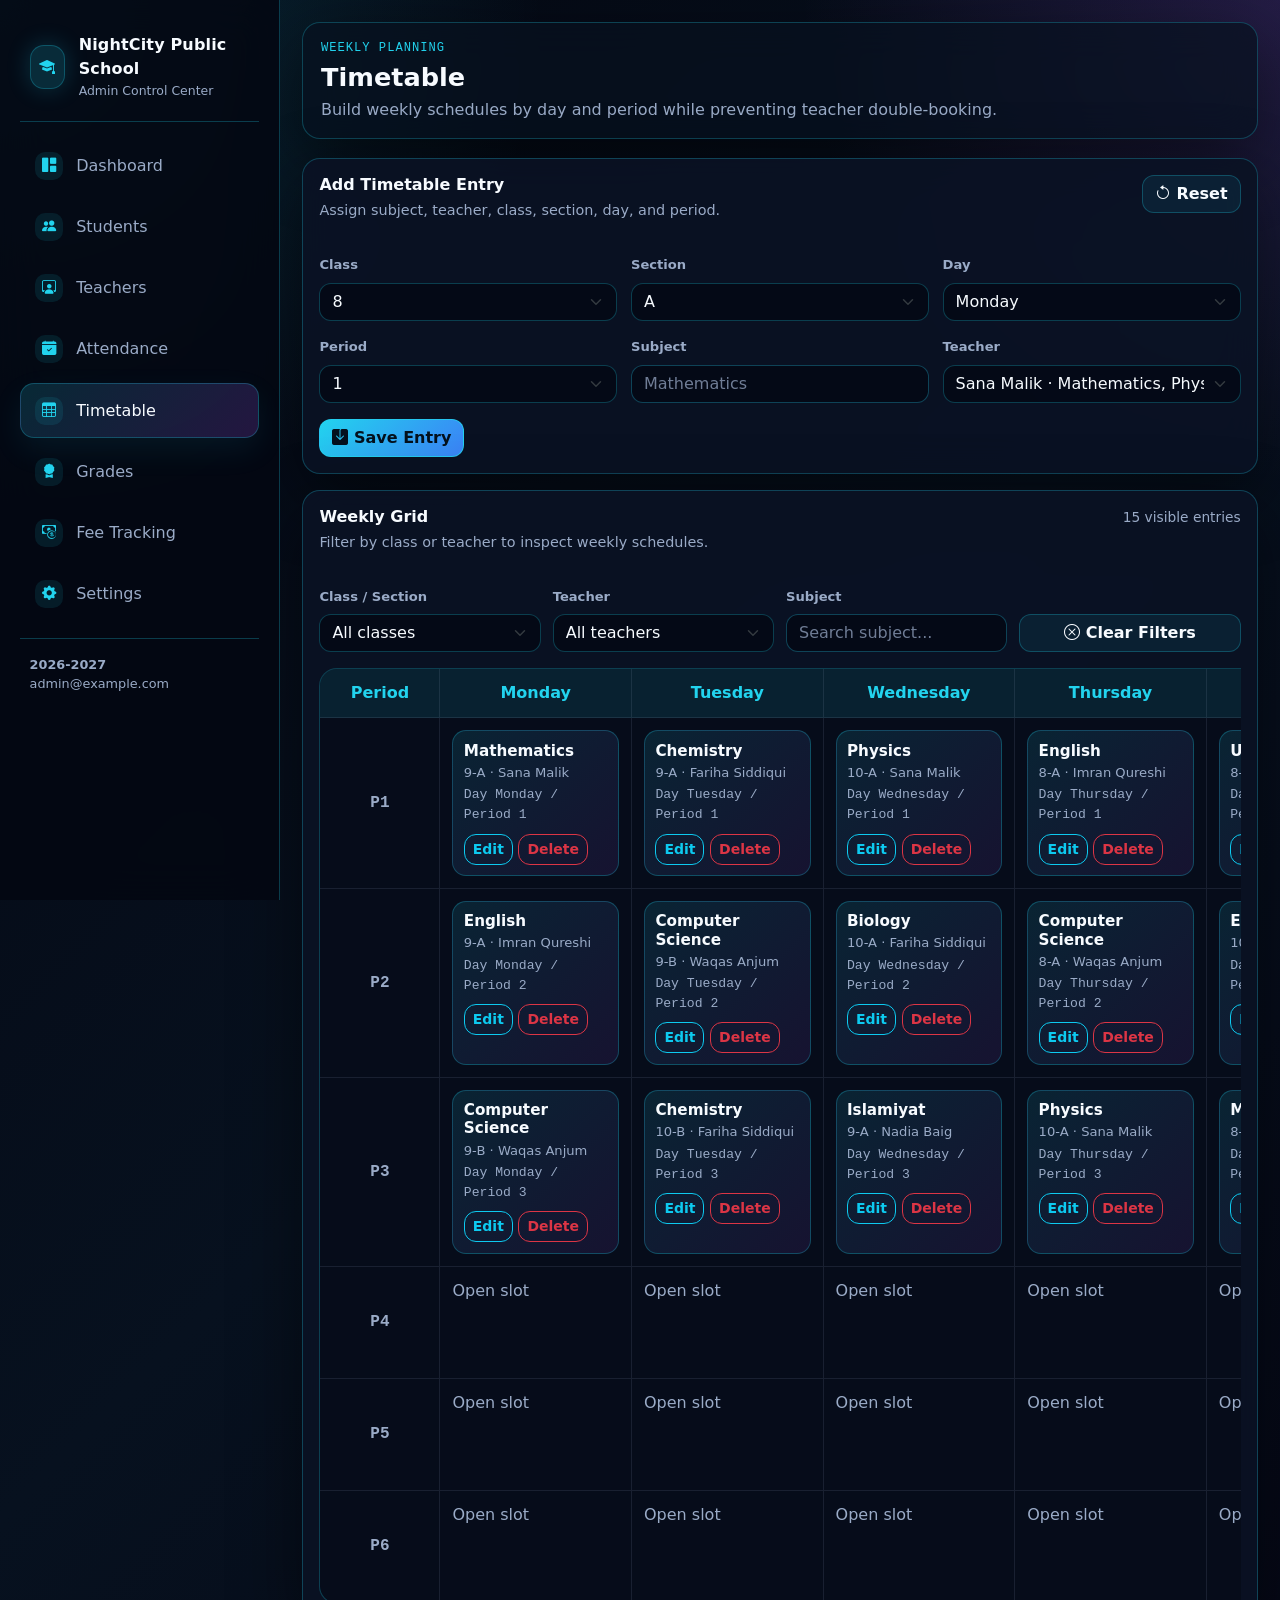
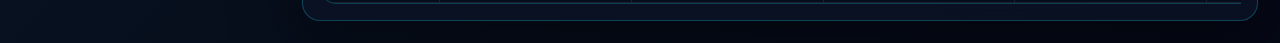
<file: timetable.html>
<!doctype html>
<html lang="en">
  <head>
    <meta charset="utf-8" />
    <meta name="viewport" content="width=device-width, initial-scale=1" />
    <title>Timetable | School Management Dashboard</title>
    <link rel="icon" type="image/svg+xml" href="assets/favicon.svg" />
    <meta name="description" content="A browser-based school management dashboard with students, teachers, attendance, timetable, grades, fee tracking, dashboard analytics, dark mode, and localStorage persistence." />
    <link rel="canonical" href="https://fazal305.github.io/school-management-dashboard/timetable.html" />
    <meta property="og:type" content="website" />
    <meta property="og:url" content="https://fazal305.github.io/school-management-dashboard/timetable.html" />
    <meta property="og:title" content="Timetable | School Management Dashboard" />
    <meta property="og:description" content="A browser-based school management dashboard with students, teachers, attendance, timetable, grades, fee tracking, dashboard analytics, dark mode, and localStorage persistence." />
    <meta name="twitter:card" content="summary_large_image" />
    <meta name="twitter:title" content="Timetable | School Management Dashboard" />
    <meta name="twitter:description" content="A browser-based school management dashboard with students, teachers, attendance, timetable, grades, fee tracking, dashboard analytics, dark mode, and localStorage persistence." />

    <link
      href="https://cdn.jsdelivr.net/npm/bootstrap@5.3.3/dist/css/bootstrap.min.css"
      rel="stylesheet"
    />
    <link
      href="https://cdn.jsdelivr.net/npm/bootstrap-icons@1.11.3/font/bootstrap-icons.css"
      rel="stylesheet"
    />
    <link href="styles.css" rel="stylesheet" />
    <link href="css/timetable.css" rel="stylesheet" />
  </head>
  <body>
    <div class="app-shell">
      <div id="sidebarMount"></div>

      <main class="main-content">
        <header class="topbar">
          <div>
            <p class="page-kicker">Weekly Planning</p>
            <h1 class="page-title">Timetable</h1>
            <p class="page-subtitle">
              Build weekly schedules by day and period while preventing teacher
              double-booking.
            </p>
          </div>
          <button
            class="btn btn-ghost mobile-menu-btn"
            type="button"
            data-toggle-sidebar
          >
            <i class="bi bi-list"></i>
            Menu
          </button>
        </header>

        <section class="timetable-page">
          <section class="form-panel">
            <div
              class="d-flex align-items-start justify-content-between flex-wrap gap-2 mb-3"
            >
              <div>
                <h2 class="section-title" id="timetableFormTitle">
                  Add Timetable Entry
                </h2>
                <p class="section-subtitle">
                  Assign subject, teacher, class, section, day, and period.
                </p>
              </div>
              <button
                class="btn btn-ghost"
                type="button"
                id="resetTimetableFormBtn"
              >
                <i class="bi bi-arrow-counterclockwise"></i>
                Reset
              </button>
            </div>

            <form id="timetableForm">
              <input type="hidden" id="timetableId" />

              <div class="form-grid">
                <div>
                  <label class="form-label" for="classGrade">Class</label>
                  <select class="form-select" id="classGrade" required></select>
                </div>

                <div>
                  <label class="form-label" for="section">Section</label>
                  <select class="form-select" id="section" required></select>
                </div>

                <div>
                  <label class="form-label" for="day">Day</label>
                  <select class="form-select" id="day" required></select>
                </div>

                <div>
                  <label class="form-label" for="period">Period</label>
                  <select class="form-select" id="period" required></select>
                </div>

                <div>
                  <label class="form-label" for="subject">Subject</label>
                  <input
                    class="form-control"
                    id="subject"
                    required
                    placeholder="Mathematics"
                  />
                </div>

                <div>
                  <label class="form-label" for="teacherId">Teacher</label>
                  <select class="form-select" id="teacherId" required></select>
                </div>
              </div>

              <div class="action-row mt-3">
                <button class="btn btn-primary" type="submit">
                  <i class="bi bi-save-fill"></i>
                  Save Entry
                </button>
              </div>
            </form>
          </section>

          <section class="table-panel">
            <div
              class="d-flex align-items-start justify-content-between flex-wrap gap-2 mb-3"
            >
              <div>
                <h2 class="section-title">Weekly Grid</h2>
                <p class="section-subtitle">
                  Filter by class or teacher to inspect weekly schedules.
                </p>
              </div>
              <span
                class="timetable-filter-note"
                id="timetableFilterNote"
              ></span>
            </div>

            <div class="filter-grid mb-3">
              <div>
                <label class="form-label" for="filterClass"
                  >Class / Section</label
                >
                <select class="form-select" id="filterClass"></select>
              </div>

              <div>
                <label class="form-label" for="filterTeacher">Teacher</label>
                <select class="form-select" id="filterTeacher"></select>
              </div>

              <div>
                <label class="form-label" for="filterSubject">Subject</label>
                <input
                  class="form-control"
                  id="filterSubject"
                  placeholder="Search subject..."
                />
              </div>

              <div class="d-flex align-items-end">
                <button
                  class="btn btn-ghost w-100"
                  type="button"
                  id="clearTimetableFiltersBtn"
                >
                  <i class="bi bi-x-circle"></i>
                  Clear Filters
                </button>
              </div>
            </div>

            <div class="timetable-grid-wrap" id="timetableGridMount"></div>
          </section>
        </section>
      </main>
    </div>

    <div class="status-area" id="statusArea"></div>

    <script src="https://code.jquery.com/jquery-3.7.1.min.js"></script>
    <script src="https://cdn.jsdelivr.net/npm/bootstrap@5.3.3/dist/js/bootstrap.bundle.min.js"></script>
    <script src="js/shared.js"></script>
    <script src="js/timetable.js"></script>
  </body>
</html>
</file>
<file: styles.css>
:root {
  --bg: #040712;
  --bg-soft: #07111f;
  --card: rgba(10, 18, 36, 0.9);
  --card-strong: rgba(14, 24, 48, 0.96);
  --text: #f7fbff;
  --muted: #9aabc7;
  --cyan: #22d3ee;
  --cyan-soft: rgba(34, 211, 238, 0.16);
  --purple: #a855f7;
  --purple-soft: rgba(168, 85, 247, 0.2);
  --green: #4ade80;
  --green-soft: rgba(74, 222, 128, 0.14);
  --yellow: #facc15;
  --red: #fb7185;
  --border: rgba(34, 211, 238, 0.26);
  --shadow: 0 22px 70px rgba(0, 0, 0, 0.48);
  --radius: 18px;
  --mono: "Cascadia Code", "Fira Code", Consolas, monospace;
}

* {
  box-sizing: border-box;
}

html {
  min-height: 100%;
  scroll-behavior: smooth;
}

body {
  min-height: 100vh;
  margin: 0;
  color: var(--text);
  background:
    radial-gradient(
      circle at top left,
      rgba(34, 211, 238, 0.18),
      transparent 34rem
    ),
    radial-gradient(
      circle at top right,
      rgba(168, 85, 247, 0.18),
      transparent 30rem
    ),
    linear-gradient(135deg, #040712 0%, #07111f 52%, #050816 100%);
  font-family:
    Inter,
    system-ui,
    -apple-system,
    BlinkMacSystemFont,
    "Segoe UI",
    sans-serif;
}

body.light-mode {
  --bg: #f4f7fb;
  --bg-soft: #eef4fb;
  --card: rgba(255, 255, 255, 0.94);
  --card-strong: rgba(255, 255, 255, 0.98);
  --text: #142033;
  --muted: #63708a;
  --border: rgba(20, 44, 78, 0.14);
  --shadow: 0 18px 50px rgba(28, 45, 70, 0.16);
  background:
    radial-gradient(
      circle at top left,
      rgba(34, 211, 238, 0.18),
      transparent 34rem
    ),
    radial-gradient(
      circle at top right,
      rgba(168, 85, 247, 0.12),
      transparent 30rem
    ),
    linear-gradient(135deg, #f4f7fb 0%, #eef4fb 52%, #f9fbff 100%);
}

a {
  color: inherit;
  text-decoration: none;
}

button,
input,
select,
textarea {
  font: inherit;
}

.app-shell {
  display: flex;
  min-height: 100vh;
}

.sidebar {
  position: sticky;
  top: 0;
  z-index: 30;
  width: 280px;
  height: 100vh;
  padding: 1.25rem;
  border-right: 1px solid var(--border);
  background: rgba(4, 7, 18, 0.86);
  backdrop-filter: blur(20px);
  overflow-y: auto;
}

body.light-mode .sidebar {
  background: rgba(255, 255, 255, 0.86);
}

.sidebar-brand {
  display: flex;
  align-items: center;
  gap: 0.85rem;
  padding: 0.8rem 0.6rem 1.25rem;
  border-bottom: 1px solid var(--border);
}

.brand-mark {
  display: grid;
  place-items: center;
  width: 44px;
  height: 44px;
  border: 1px solid var(--border);
  border-radius: 14px;
  color: var(--cyan);
  background: var(--cyan-soft);
  box-shadow: 0 0 24px rgba(34, 211, 238, 0.2);
}

.brand-title {
  margin: 0;
  font-size: 1rem;
  font-weight: 800;
  letter-spacing: 0.01em;
}

.brand-subtitle {
  margin: 0.1rem 0 0;
  color: var(--muted);
  font-size: 0.78rem;
}

.sidebar-nav {
  display: grid;
  gap: 0.35rem;
  margin-top: 1rem;
}

.nav-link {
  display: flex;
  align-items: center;
  gap: 0.8rem;
  padding: 0.8rem 0.9rem;
  color: var(--muted);
  border: 1px solid transparent;
  border-radius: 14px;
  transition: 0.18s ease;
}

.nav-link:hover {
  color: var(--text);
  border-color: var(--border);
  background: rgba(34, 211, 238, 0.08);
}

.nav-link.active {
  color: var(--text);
  border-color: var(--border);
  background: linear-gradient(135deg, var(--cyan-soft), var(--purple-soft));
  box-shadow: 0 12px 32px rgba(34, 211, 238, 0.08);
}

.nav-icon {
  display: grid;
  place-items: center;
  width: 28px;
  min-width: 28px;
  height: 28px;
  border-radius: 10px;
  color: var(--cyan);
  background: rgba(34, 211, 238, 0.1);
  font-size: 0.9rem;
}

body.compact-sidebar .sidebar {
  width: 92px;
}

body.compact-sidebar .brand-copy,
body.compact-sidebar .nav-text,
body.compact-sidebar .sidebar-footer {
  display: none;
}

body.compact-sidebar .sidebar-brand,
body.compact-sidebar .nav-link {
  justify-content: center;
}

.main-content {
  flex: 1;
  width: calc(100% - 280px);
  padding: 1.4rem;
}

.topbar {
  display: flex;
  align-items: center;
  justify-content: space-between;
  gap: 1rem;
  margin-bottom: 1.2rem;
  padding: 1rem 1.1rem;
  border: 1px solid var(--border);
  border-radius: var(--radius);
  background: rgba(7, 17, 31, 0.72);
  box-shadow: var(--shadow);
  backdrop-filter: blur(18px);
}

body.light-mode .topbar {
  background: rgba(255, 255, 255, 0.74);
}

.page-kicker {
  margin: 0 0 0.25rem;
  color: var(--cyan);
  font-family: var(--mono);
  font-size: 0.76rem;
  text-transform: uppercase;
  letter-spacing: 0.08em;
}

.page-title {
  margin: 0;
  font-size: clamp(1.45rem, 2vw, 2.2rem);
  font-weight: 800;
}

.page-subtitle {
  margin: 0.35rem 0 0;
  color: var(--muted);
}

.mobile-menu-btn {
  display: none;
}

.panel,
.stat-card,
.chart-card,
.form-panel,
.table-panel,
.preview-panel,
.action-card,
.empty-state {
  border: 1px solid var(--border);
  border-radius: var(--radius);
  background: var(--card);
  box-shadow: var(--shadow);
  backdrop-filter: blur(18px);
}

.table-panel,
.form-panel,
.chart-card {
  min-width: 0;
}

.panel,
.form-panel,
.table-panel,
.preview-panel {
  padding: 1rem;
}

.section-title {
  margin: 0 0 0.8rem;
  font-size: 1rem;
  font-weight: 800;
}

.section-subtitle {
  margin: -0.45rem 0 0.9rem;
  color: var(--muted);
  font-size: 0.9rem;
}

.stats-grid {
  display: grid;
  grid-template-columns: repeat(4, minmax(0, 1fr));
  gap: 1rem;
}

.stat-card {
  position: relative;
  padding: 1rem;
  overflow: hidden;
}

.stat-card::after {
  content: "";
  position: absolute;
  inset: auto -30px -50px auto;
  width: 110px;
  height: 110px;
  border-radius: 999px;
  background: var(--cyan-soft);
  filter: blur(3px);
}

.stat-label {
  margin: 0;
  color: var(--muted);
  font-size: 0.85rem;
}

.stat-value {
  margin: 0.35rem 0 0;
  font-size: 1.85rem;
  font-weight: 850;
}

.stat-note {
  margin: 0.2rem 0 0;
  color: var(--muted);
  font-size: 0.8rem;
}

.toolbar {
  display: flex;
  flex-wrap: wrap;
  align-items: end;
  justify-content: space-between;
  gap: 0.85rem;
  margin-bottom: 1rem;
}

.filter-grid {
  display: grid;
  grid-template-columns: repeat(4, minmax(160px, 1fr));
  gap: 0.75rem;
  width: 100%;
}

.form-grid {
  display: grid;
  grid-template-columns: repeat(3, minmax(180px, 1fr));
  gap: 0.85rem;
}

.form-grid.two {
  grid-template-columns: repeat(2, minmax(180px, 1fr));
}

.form-grid .full {
  grid-column: 1 / -1;
}

.form-label {
  color: var(--muted);
  font-weight: 700;
  font-size: 0.82rem;
}

.form-control,
.form-select {
  color: var(--text);
  border: 1px solid var(--border);
  border-radius: 12px;
  background-color: rgba(4, 7, 18, 0.72);
}

.form-control:focus,
.form-select:focus {
  color: var(--text);
  border-color: var(--cyan);
  background-color: rgba(4, 7, 18, 0.92);
  box-shadow: 0 0 0 0.2rem rgba(34, 211, 238, 0.12);
}

body.light-mode .form-control,
body.light-mode .form-select {
  color: var(--text);
  background-color: rgba(255, 255, 255, 0.86);
}

.form-control::placeholder {
  color: rgba(154, 171, 199, 0.72);
}

.btn {
  border-radius: 12px;
  font-weight: 800;
}

.btn-primary {
  border-color: rgba(34, 211, 238, 0.8);
  background: linear-gradient(135deg, var(--cyan), #3b82f6);
  color: #04111d;
}

.btn-primary:hover {
  border-color: var(--cyan);
  background: linear-gradient(135deg, #67e8f9, #60a5fa);
  color: #04111d;
}

.btn-outline-light,
.btn-outline-info,
.btn-outline-warning,
.btn-outline-danger,
.btn-outline-success,
.btn-secondary {
  border-radius: 12px;
}

.btn-ghost {
  color: var(--text);
  border: 1px solid var(--border);
  background: rgba(34, 211, 238, 0.08);
}

.btn-ghost:hover {
  color: var(--text);
  background: rgba(34, 211, 238, 0.16);
}

.table {
  margin: 0;
  color: var(--text);
  vertical-align: middle;
}

.table thead th {
  color: var(--muted);
  border-bottom: 1px solid var(--border);
  font-size: 0.78rem;
  text-transform: uppercase;
  letter-spacing: 0.06em;
}

.table tbody td {
  border-color: rgba(154, 171, 199, 0.13);
}

.table-hover tbody tr:hover {
  color: var(--text);
  background: rgba(34, 211, 238, 0.07);
}

.table-responsive {
  border-radius: 14px;
}

.badge {
  border-radius: 999px;
  padding: 0.45rem 0.65rem;
  font-weight: 800;
}

.badge-soft {
  color: var(--text);
  border: 1px solid var(--border);
  background: rgba(34, 211, 238, 0.1);
}

.badge-active,
.badge-paid,
.badge-present {
  color: #062012;
  background: var(--green);
}

.badge-inactive,
.badge-unpaid,
.badge-absent {
  color: #28040a;
  background: var(--red);
}

.badge-warning,
.badge-partial,
.badge-late {
  color: #271f03;
  background: var(--yellow);
}

.badge-muted,
.badge-leave,
.badge-graduated,
.badge-resigned {
  color: #08111f;
  background: #cbd5e1;
}

.badge-overdue {
  color: #fff;
  background: #e11d48;
}

.card-grid {
  display: grid;
  grid-template-columns: repeat(3, minmax(0, 1fr));
  gap: 1rem;
}

.person-card {
  padding: 1rem;
  border: 1px solid var(--border);
  border-radius: var(--radius);
  background: var(--card);
}

.person-header {
  display: flex;
  align-items: center;
  gap: 0.85rem;
  margin-bottom: 0.75rem;
}

.avatar {
  display: grid;
  place-items: center;
  width: 44px;
  height: 44px;
  border-radius: 14px;
  color: var(--cyan);
  background: var(--cyan-soft);
  font-weight: 900;
}

.person-name {
  margin: 0;
  font-weight: 850;
}

.person-meta {
  margin: 0.15rem 0 0;
  color: var(--muted);
  font-size: 0.85rem;
}

.meta-list {
  display: grid;
  gap: 0.35rem;
  margin: 0;
  padding: 0;
  list-style: none;
  color: var(--muted);
  font-size: 0.88rem;
}

.chart-wrap {
  position: relative;
  min-height: 280px;
}

.status-area {
  position: fixed;
  right: 1rem;
  bottom: 1rem;
  z-index: 100;
  display: grid;
  gap: 0.7rem;
  max-width: min(420px, calc(100vw - 2rem));
}

.status-message {
  padding: 0.8rem 1rem;
  border: 1px solid var(--border);
  border-left: 4px solid var(--cyan);
  border-radius: 14px;
  color: var(--text);
  background: var(--card-strong);
  box-shadow: var(--shadow);
}

.status-message.success {
  border-left-color: var(--green);
}

.status-message.warning {
  border-left-color: var(--yellow);
}

.status-message.danger {
  border-left-color: var(--red);
}

.empty-state {
  display: grid;
  place-items: center;
  min-height: 180px;
  padding: 1.25rem;
  color: var(--muted);
  text-align: center;
}

.empty-state strong {
  display: block;
  margin-bottom: 0.2rem;
  color: var(--text);
}

.modal-content {
  color: var(--text);
  border: 1px solid var(--border);
  border-radius: var(--radius);
  background: var(--card-strong);
}

.modal-header,
.modal-footer {
  border-color: var(--border);
}

body.light-mode .modal-content {
  background: #ffffff;
}

.sidebar-footer {
  margin-top: 1rem;
  padding: 1rem 0.6rem 0;
  border-top: 1px solid var(--border);
  color: var(--muted);
  font-size: 0.8rem;
}

.text-muted-custom {
  color: var(--muted);
}

.mono {
  font-family: var(--mono);
}

.divider {
  height: 1px;
  margin: 1rem 0;
  background: var(--border);
}

.page-grid {
  display: grid;
  grid-template-columns: minmax(0, 1fr);
  gap: 1rem;
}

.two-column {
  display: grid;
  grid-template-columns: minmax(0, 1.35fr) minmax(320px, 0.65fr);
  gap: 1rem;
}

.action-row {
  display: flex;
  flex-wrap: wrap;
  gap: 0.45rem;
}

@media (max-width: 1180px) {
  .stats-grid,
  .card-grid {
    grid-template-columns: repeat(2, minmax(0, 1fr));
  }

  .filter-grid,
  .form-grid {
    grid-template-columns: repeat(2, minmax(160px, 1fr));
  }

  .two-column {
    grid-template-columns: 1fr;
  }
}

@media (max-width: 860px) {
  .app-shell {
    display: block;
  }

  .sidebar {
    position: fixed;
    left: -290px;
    width: 280px;
    transition: left 0.2s ease;
  }

  body.sidebar-open .sidebar {
    left: 0;
  }

  body.compact-sidebar .sidebar {
    width: 280px;
  }

  body.compact-sidebar .brand-copy,
  body.compact-sidebar .nav-text,
  body.compact-sidebar .sidebar-footer {
    display: block;
  }

  body.compact-sidebar .sidebar-brand,
  body.compact-sidebar .nav-link {
    justify-content: flex-start;
  }

  .main-content {
    width: 100%;
    padding: 1rem;
  }

  .topbar {
    align-items: flex-start;
  }

  .mobile-menu-btn {
    display: inline-flex;
  }
}

@media (max-width: 640px) {
  .topbar {
    flex-direction: column;
  }

  .stats-grid,
  .card-grid,
  .filter-grid,
  .form-grid,
  .form-grid.two {
    grid-template-columns: 1fr;
  }

  .toolbar {
    align-items: stretch;
  }

  .toolbar .btn,
  .toolbar .form-control,
  .toolbar .form-select {
    width: 100%;
  }

  .page-title {
    font-size: 1.45rem;
  }

  .panel,
  .form-panel,
  .table-panel,
  .preview-panel {
    padding: 0.85rem;
  }

  .table {
    min-width: 760px;
  }
}
</file>
<file: css/attendance.css>
.attendance-board {
  display: grid;
  gap: 1rem;
}

.attendance-mark-grid {
  display: grid;
  grid-template-columns: repeat(2, minmax(220px, 1fr));
  gap: 0.8rem;
}

.attendance-student-row {
  display: grid;
  grid-template-columns: minmax(180px, 1fr) repeat(4, auto);
  align-items: center;
  gap: 0.55rem;
  padding: 0.75rem;
  border: 1px solid rgba(154, 171, 199, 0.14);
  border-radius: 14px;
  background: rgba(34, 211, 238, 0.05);
}

.attendance-student-meta {
  color: var(--muted);
  font-size: 0.84rem;
}

.attendance-radio {
  position: relative;
}

.attendance-radio input {
  position: absolute;
  opacity: 0;
}

.attendance-radio span {
  display: inline-flex;
  min-width: 72px;
  justify-content: center;
  padding: 0.45rem 0.55rem;
  border: 1px solid var(--border);
  border-radius: 999px;
  color: var(--muted);
  cursor: pointer;
}

.attendance-radio input:checked + span {
  color: #04111d;
  border-color: var(--cyan);
  background: var(--cyan);
}

.attendance-summary {
  display: grid;
  grid-template-columns: repeat(4, minmax(0, 1fr));
  gap: 0.8rem;
}

.attendance-summary-card {
  padding: 0.9rem;
  border: 1px solid var(--border);
  border-radius: 16px;
  background: rgba(34, 211, 238, 0.07);
}

.attendance-summary-card span {
  display: block;
  color: var(--muted);
  font-size: 0.78rem;
}

.attendance-summary-card strong {
  display: block;
  margin-top: 0.25rem;
  font-size: 1.45rem;
}

@media (max-width: 900px) {
  .attendance-summary,
  .attendance-mark-grid {
    grid-template-columns: repeat(2, minmax(0, 1fr));
  }

  .attendance-student-row {
    grid-template-columns: 1fr 1fr 1fr;
  }

  .attendance-student-row > div:first-child {
    grid-column: 1 / -1;
  }
}

@media (max-width: 560px) {
  .attendance-summary,
  .attendance-mark-grid,
  .attendance-student-row {
    grid-template-columns: 1fr;
  }

  .attendance-radio span {
    width: 100%;
  }
}
</file>
<file: css/fee-tracking.css>
.fee-workspace {
  display: grid;
  gap: 1rem;
}

.fee-summary-grid {
  display: grid;
  grid-template-columns: repeat(4, minmax(0, 1fr));
  gap: 0.8rem;
}

.fee-summary-card {
  padding: 0.9rem;
  border: 1px solid var(--border);
  border-radius: 16px;
  background: rgba(34, 211, 238, 0.07);
}

.fee-summary-card span {
  display: block;
  color: var(--muted);
  font-size: 0.78rem;
}

.fee-summary-card strong {
  display: block;
  margin-top: 0.25rem;
  font-size: 1.3rem;
}

.receipt-preview {
  border: 1px solid var(--border);
  border-radius: var(--radius);
  overflow: hidden;
  background: rgba(4, 7, 18, 0.3);
}

.receipt-header {
  padding: 1rem;
  background: linear-gradient(135deg, var(--green-soft), var(--cyan-soft));
}

.receipt-header h3 {
  margin: 0;
  font-size: 1.1rem;
  font-weight: 900;
}

.receipt-header p {
  margin: 0.25rem 0 0;
  color: var(--muted);
}

.receipt-body {
  display: grid;
  gap: 0.65rem;
  padding: 1rem;
}

.receipt-line {
  display: flex;
  justify-content: space-between;
  gap: 1rem;
  padding-bottom: 0.55rem;
  border-bottom: 1px solid rgba(154, 171, 199, 0.13);
}

.receipt-line span {
  color: var(--muted);
}

.receipt-line strong {
  text-align: right;
}

.receipt-total {
  color: var(--cyan);
  font-size: 1.1rem;
}

.fee-ledger-code {
  color: var(--cyan);
  font-family: var(--mono);
  font-size: 0.8rem;
}

@media (max-width: 980px) {
  .fee-summary-grid {
    grid-template-columns: repeat(2, minmax(0, 1fr));
  }
}

@media (max-width: 560px) {
  .fee-summary-grid {
    grid-template-columns: 1fr;
  }
}
</file>
<file: css/grades.css>
.grades-workspace {
  display: grid;
  gap: 1rem;
}

.grade-stats {
  display: grid;
  grid-template-columns: repeat(3, minmax(0, 1fr));
  gap: 0.8rem;
}

.grade-stat-card {
  padding: 0.9rem;
  border: 1px solid var(--border);
  border-radius: 16px;
  background: rgba(168, 85, 247, 0.08);
}

.grade-stat-card span {
  display: block;
  color: var(--muted);
  font-size: 0.78rem;
}

.grade-stat-card strong {
  display: block;
  margin-top: 0.25rem;
  font-size: 1.4rem;
}

.grade-pill {
  display: inline-grid;
  place-items: center;
  min-width: 44px;
  padding: 0.4rem 0.55rem;
  border-radius: 999px;
  color: #04111d;
  background: var(--cyan);
  font-weight: 900;
}

.report-card {
  border: 1px solid var(--border);
  border-radius: var(--radius);
  overflow: hidden;
  background: rgba(4, 7, 18, 0.28);
}

.report-card-header {
  padding: 1rem;
  background: linear-gradient(135deg, var(--cyan-soft), var(--purple-soft));
}

.report-card-header h3 {
  margin: 0;
  font-size: 1.1rem;
  font-weight: 900;
}

.report-card-header p {
  margin: 0.25rem 0 0;
  color: var(--muted);
}

.report-card-body {
  padding: 1rem;
}

.report-summary-grid {
  display: grid;
  grid-template-columns: repeat(3, minmax(0, 1fr));
  gap: 0.65rem;
  margin-bottom: 1rem;
}

.report-summary-item {
  padding: 0.75rem;
  border: 1px solid rgba(154, 171, 199, 0.14);
  border-radius: 14px;
}

.report-summary-item span {
  display: block;
  color: var(--muted);
  font-size: 0.75rem;
}

.report-summary-item strong {
  display: block;
  margin-top: 0.2rem;
}

@media (max-width: 820px) {
  .grade-stats,
  .report-summary-grid {
    grid-template-columns: 1fr;
  }
}
</file>
<file: css/settings.css>
.settings-workspace {
  display: grid;
  gap: 1rem;
}

.settings-grid {
  display: grid;
  grid-template-columns: minmax(0, 1fr) minmax(320px, 0.7fr);
  gap: 1rem;
}

.settings-toggle-row {
  display: flex;
  align-items: center;
  justify-content: space-between;
  gap: 1rem;
  padding: 0.85rem;
  border: 1px solid rgba(154, 171, 199, 0.14);
  border-radius: 14px;
  background: rgba(34, 211, 238, 0.05);
}

.settings-toggle-row h3 {
  margin: 0;
  font-size: 0.98rem;
}

.settings-toggle-row p {
  margin: 0.15rem 0 0;
  color: var(--muted);
  font-size: 0.84rem;
}

.workspace-tools {
  display: grid;
  gap: 0.75rem;
}

.workspace-tool-card {
  padding: 0.9rem;
  border: 1px solid var(--border);
  border-radius: 16px;
  background: rgba(168, 85, 247, 0.08);
}

.workspace-tool-card h3 {
  margin: 0;
  font-size: 0.98rem;
}

.workspace-tool-card p {
  margin: 0.25rem 0 0.75rem;
  color: var(--muted);
  font-size: 0.86rem;
}

.settings-danger {
  border-color: rgba(251, 113, 133, 0.34);
  background: rgba(251, 113, 133, 0.08);
}

.workspace-json-preview {
  max-height: 280px;
  overflow: auto;
  padding: 0.85rem;
  border: 1px solid var(--border);
  border-radius: 14px;
  color: var(--cyan);
  background: rgba(4, 7, 18, 0.6);
  font-family: var(--mono);
  font-size: 0.75rem;
  white-space: pre-wrap;
}

@media (max-width: 980px) {
  .settings-grid {
    grid-template-columns: 1fr;
  }
}
</file>
<file: css/students.css>
.student-workspace {
  display: grid;
  gap: 1rem;
}

.student-status-strip {
  display: grid;
  grid-template-columns: repeat(4, minmax(0, 1fr));
  gap: 0.8rem;
}

.student-mini-stat {
  padding: 0.85rem;
  border: 1px solid var(--border);
  border-radius: 16px;
  background: rgba(34, 211, 238, 0.07);
}

.student-mini-stat span {
  display: block;
  color: var(--muted);
  font-size: 0.78rem;
}

.student-mini-stat strong {
  display: block;
  margin-top: 0.2rem;
  font-size: 1.35rem;
}

.student-table-name {
  display: flex;
  align-items: center;
  gap: 0.65rem;
}

.student-roll {
  color: var(--cyan);
  font-family: var(--mono);
  font-size: 0.82rem;
}

.student-card-actions {
  display: flex;
  flex-wrap: wrap;
  gap: 0.45rem;
  margin-top: 0.85rem;
}

.student-profile-grid {
  display: grid;
  grid-template-columns: 90px 1fr;
  gap: 0.8rem;
}

.student-profile-code {
  display: grid;
  place-items: center;
  min-height: 90px;
  border: 1px dashed var(--border);
  border-radius: 16px;
  color: var(--cyan);
  background: rgba(34, 211, 238, 0.08);
  font-family: var(--mono);
  font-weight: 900;
}

@media (max-width: 900px) {
  .student-status-strip {
    grid-template-columns: repeat(2, minmax(0, 1fr));
  }
}

@media (max-width: 560px) {
  .student-status-strip,
  .student-profile-grid {
    grid-template-columns: 1fr;
  }
}
</file>
<file: css/teachers.css>
.teacher-workspace {
  display: grid;
  gap: 1rem;
}

.teacher-card {
  min-height: 100%;
}

.teacher-subjects,
.teacher-classes {
  display: flex;
  flex-wrap: wrap;
  gap: 0.35rem;
  margin-top: 0.45rem;
}

.teacher-contact {
  display: grid;
  gap: 0.35rem;
  margin-top: 0.75rem;
  color: var(--muted);
  font-size: 0.88rem;
}

.teacher-contact a {
  color: var(--cyan);
}

.teacher-table-subjects {
  display: flex;
  flex-wrap: wrap;
  gap: 0.3rem;
}

.teacher-load-card {
  padding: 0.85rem;
  border: 1px solid var(--border);
  border-radius: 16px;
  background: rgba(168, 85, 247, 0.08);
}

.teacher-load-card span {
  display: block;
  color: var(--muted);
  font-size: 0.78rem;
}

.teacher-load-card strong {
  display: block;
  margin-top: 0.25rem;
  font-size: 1.25rem;
}

.teacher-dashboard-strip {
  display: grid;
  grid-template-columns: repeat(3, minmax(0, 1fr));
  gap: 0.8rem;
}

@media (max-width: 820px) {
  .teacher-dashboard-strip {
    grid-template-columns: 1fr;
  }
}
</file>
<file: css/timetable.css>
.timetable-page {
  display: grid;
  gap: 1rem;
}

.timetable-grid-wrap {
  overflow-x: auto;
}

.timetable-grid {
  display: grid;
  grid-template-columns: 120px repeat(5, minmax(190px, 1fr));
  min-width: 1080px;
  border: 1px solid var(--border);
  border-radius: var(--radius);
  overflow: hidden;
  background: rgba(4, 7, 18, 0.44);
}

.timetable-cell {
  min-height: 112px;
  padding: 0.75rem;
  border-right: 1px solid rgba(154, 171, 199, 0.13);
  border-bottom: 1px solid rgba(154, 171, 199, 0.13);
}

.timetable-head {
  min-height: auto;
  color: var(--cyan);
  background: rgba(34, 211, 238, 0.1);
  font-weight: 900;
  text-align: center;
}

.timetable-period {
  display: grid;
  place-items: center;
  color: var(--muted);
  font-family: var(--mono);
  font-weight: 800;
}

.timetable-entry {
  height: 100%;
  padding: 0.65rem;
  border: 1px solid var(--border);
  border-radius: 14px;
  background: linear-gradient(
    135deg,
    rgba(34, 211, 238, 0.12),
    rgba(168, 85, 247, 0.1)
  );
}

.timetable-entry h4 {
  margin: 0;
  font-size: 0.95rem;
  font-weight: 850;
}

.timetable-entry p {
  margin: 0.18rem 0 0;
  color: var(--muted);
  font-size: 0.82rem;
}

.timetable-entry-actions {
  display: flex;
  gap: 0.35rem;
  margin-top: 0.55rem;
}

.timetable-conflict {
  border-color: var(--red);
  box-shadow: 0 0 0 0.15rem rgba(251, 113, 133, 0.14);
}

.timetable-filter-note {
  color: var(--muted);
  font-size: 0.86rem;
}
</file>
